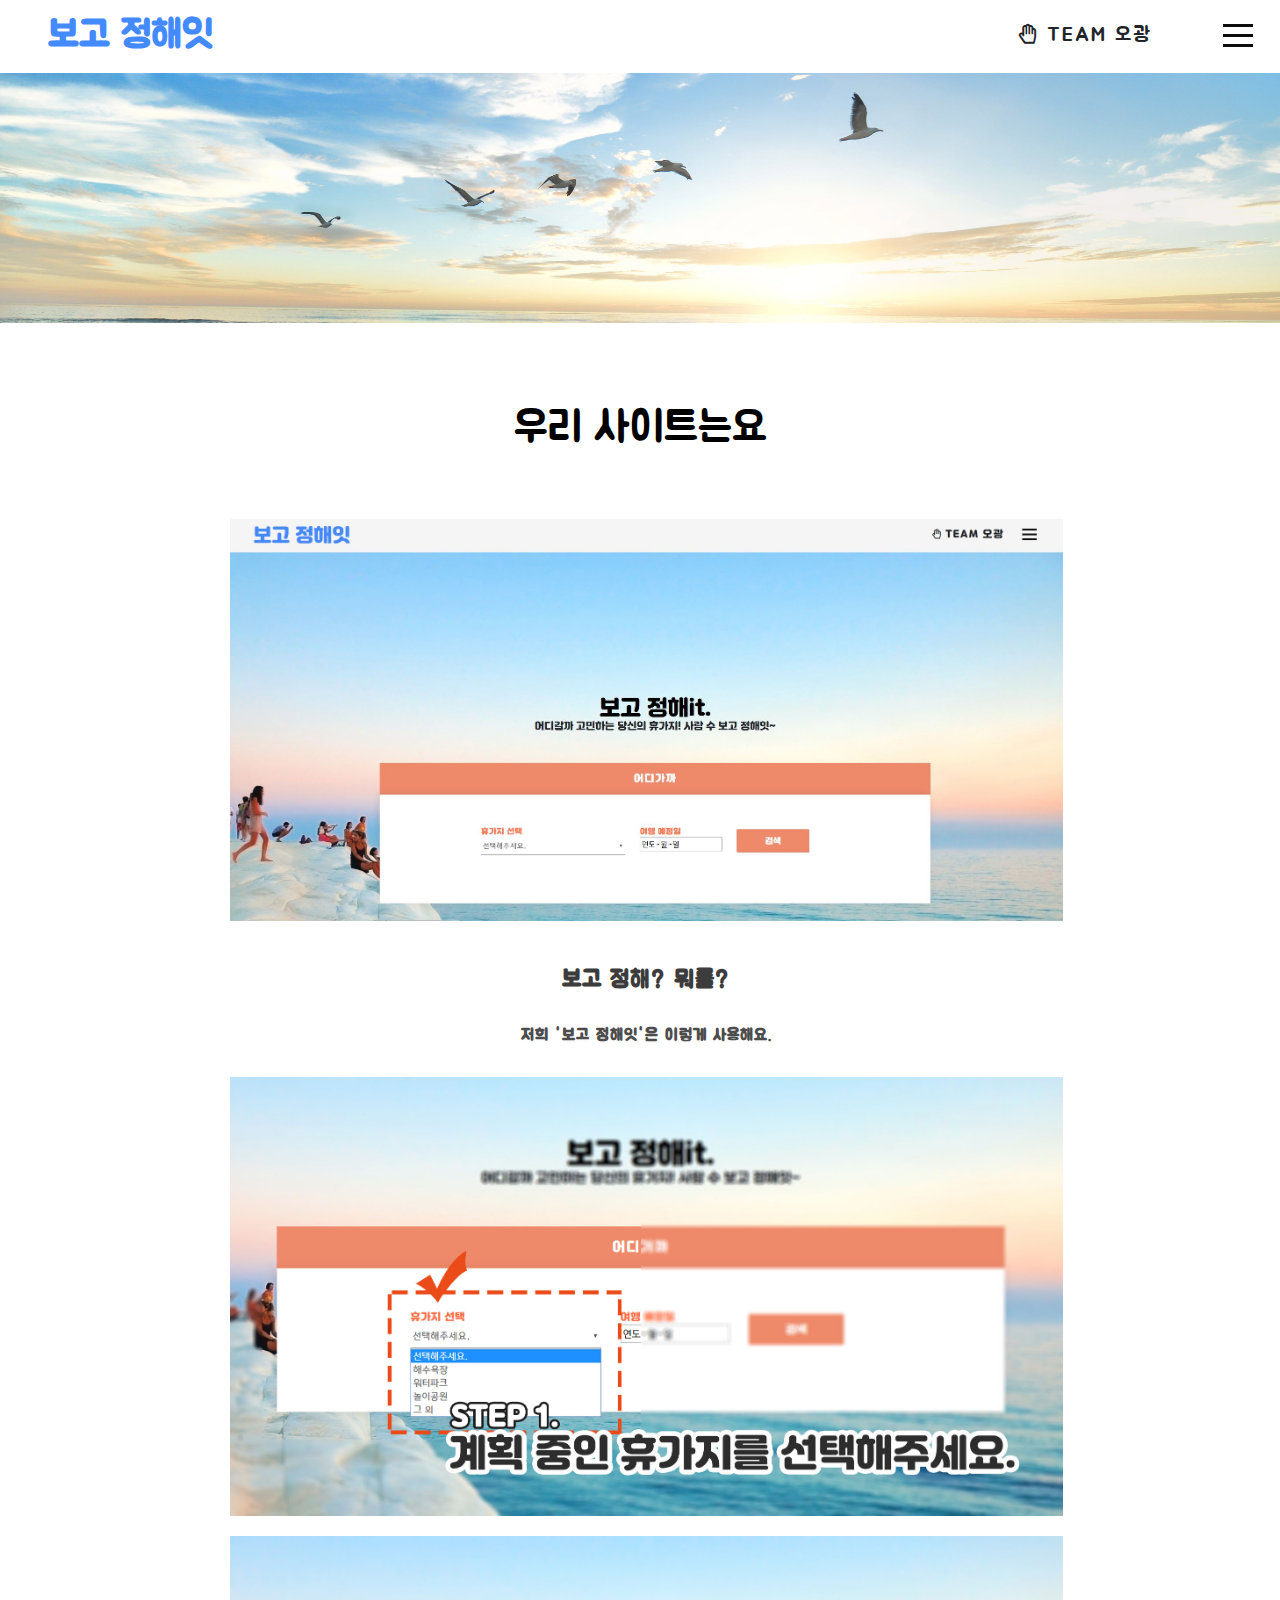
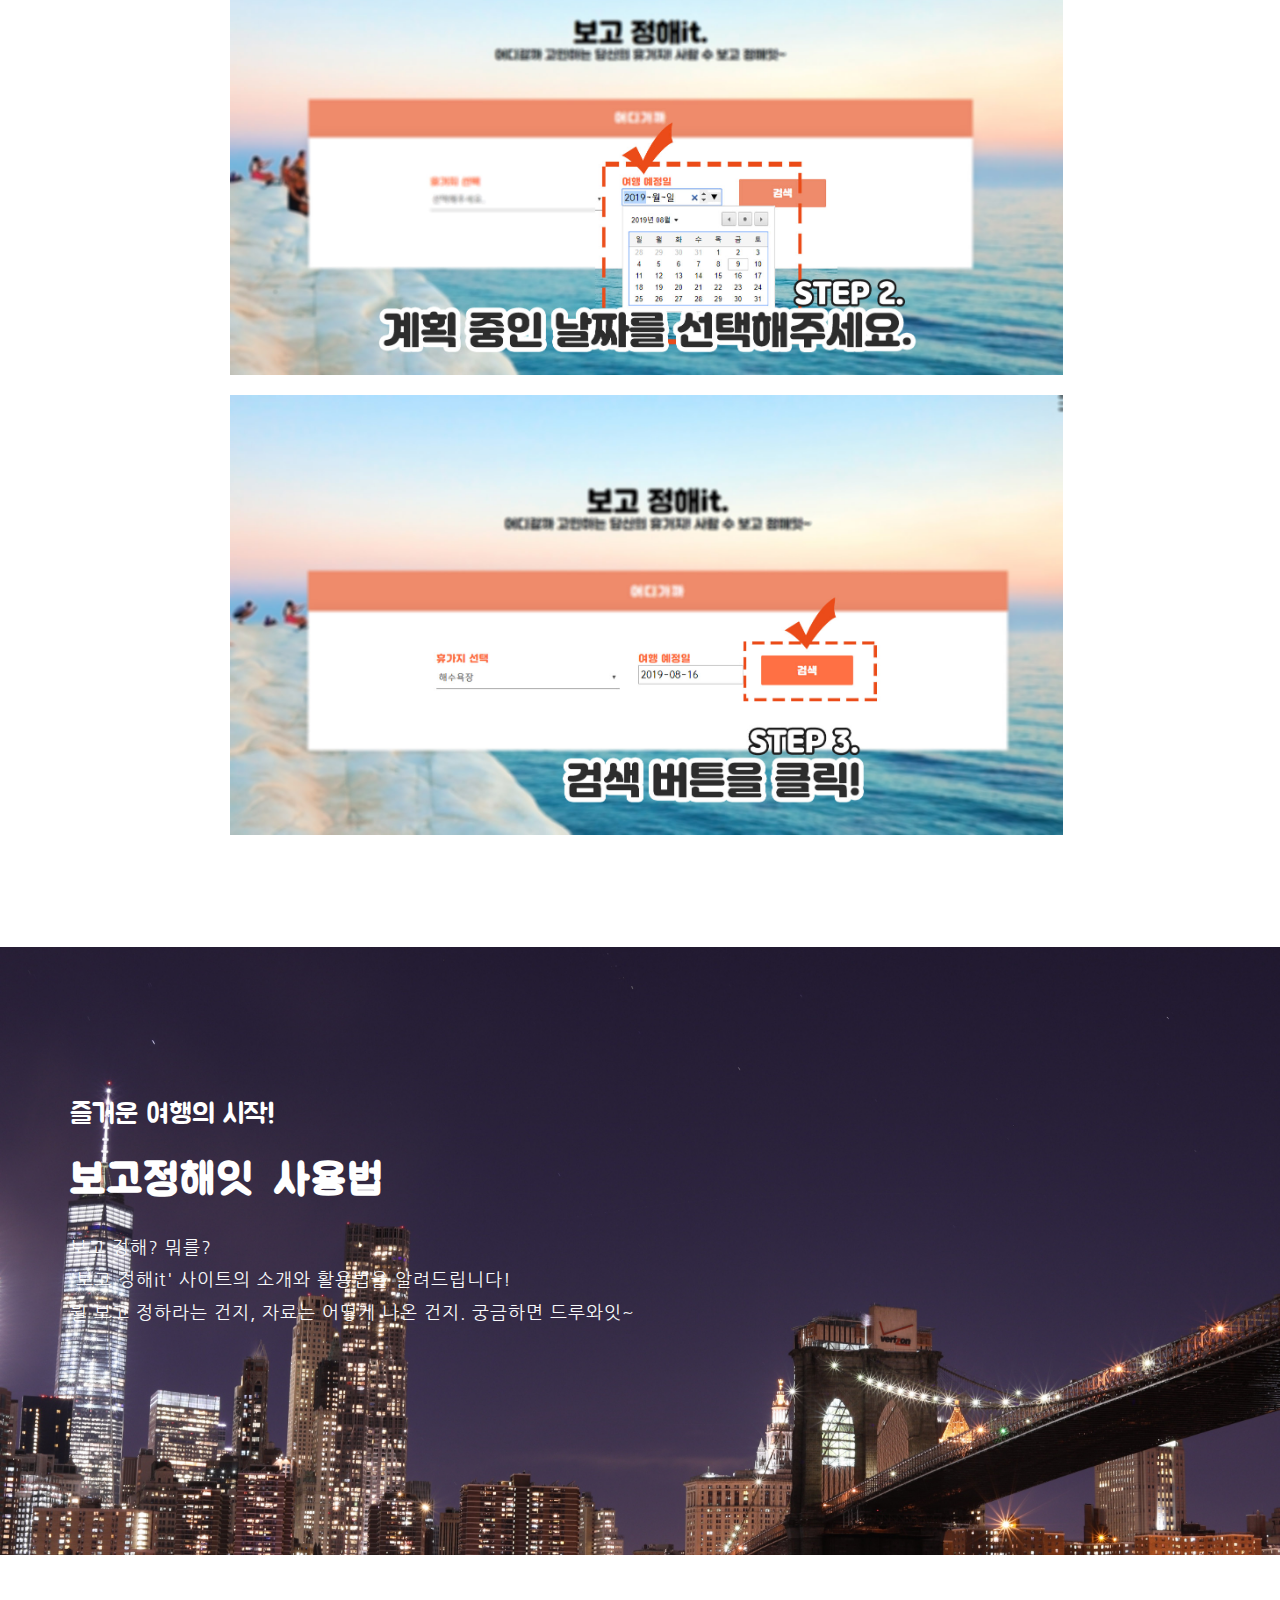
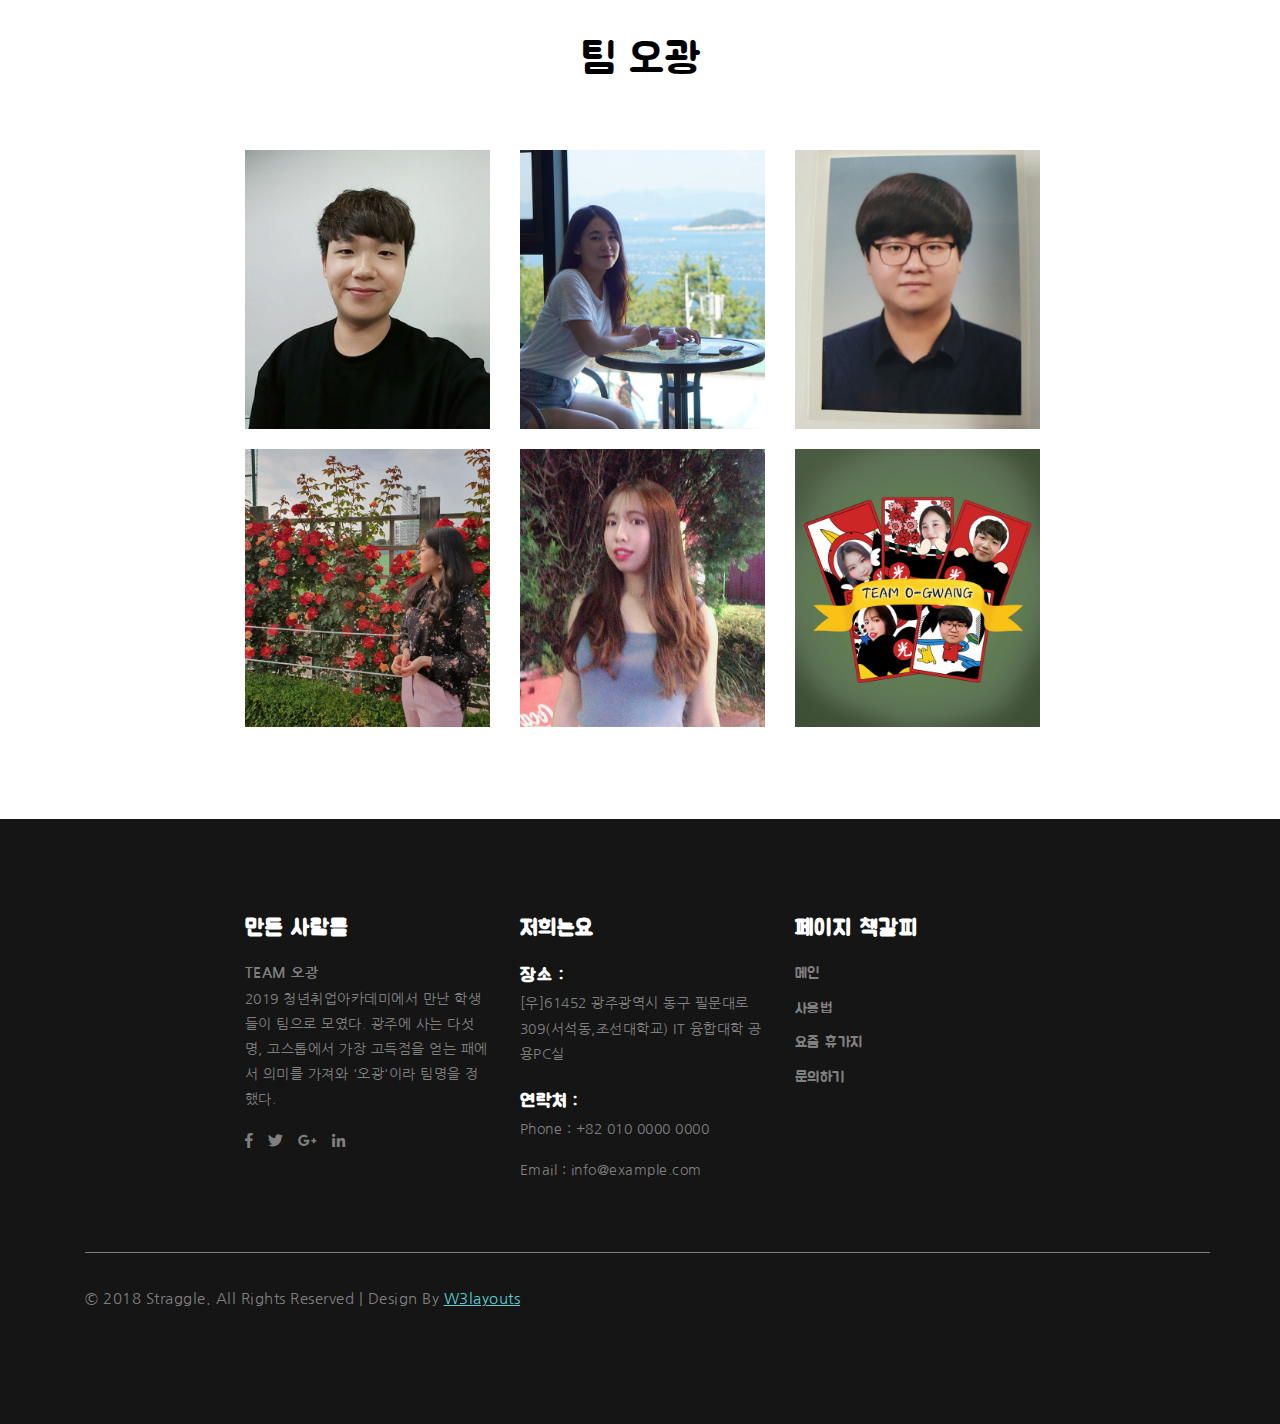
<file: BogoJH/WebContent/web/about.html>
<!--
	Author: W3layouts
	Author URL: http://w3layouts.com
	License: Creative Commons Attribution 3.0 Unported
	License URL: http://creativecommons.org/licenses/by/3.0/
-->
<!DOCTYPE html>
<html lang="en">
<!-- Head -->
<head>
<title>고민 하는 당신의 휴가지, 지금 보정! | 보고 정해잇</title>
<meta name="viewport" content="width=device-width, initial-scale=1">
<meta charset="utf-8">
<meta name="keywords"
	content="Straggle a Responsive web template, Bootstrap Web Templates, Flat Web Templates, Android Compatible web template, 
Smartphone Compatible web template, free webdesigns for Nokia, Samsung, LG, SonyEricsson, Motorola web design" />
<!-- menu -->
<link type="text/css" rel="stylesheet" href="css/cm-overlay.css" />
<!-- //menu -->
<link href="css/jquery.fatNav.css" rel="stylesheet" type="text/css">
<!-- custom css theme files -->
<link rel="stylesheet" href="css/bootstrap.css" type="text/css"
	media="all">
<link rel="stylesheet" href="css/font-awesome.css" />
<link rel="stylesheet" href="css/style.css" type="text/css" media="all">
<!-- //custom css theme files -->
<!-- google fonts -->
<link
	href="//fonts.googleapis.com/css?family=Open+Sans:300,300i,400,400i,600,600i,700,700i,800,800i&amp;subset=cyrillic,cyrillic-ext,greek,greek-ext,latin-ext,vietnamese"
	rel="stylesheet">
<link
	href="//fonts.googleapis.com/css?family=Montserrat:100,100i,200,200i,300,300i,400,400i,500,500i,600,600i,700,700i,800,800i,900,900i&amp;subset=cyrillic,cyrillic-ext,latin-ext,vietnamese"
	rel="stylesheet">
<link
	href="https://fonts.googleapis.com/css?family=Jua|Nanum+Gothic&display=swap"
	rel="stylesheet">
<!-- //google fonts -->
</head>
<!-- Body -->
<body>
	<!-- banner -->
	<header>
		<nav class="w3-navbar py-2">
			<div class="nav-top">
				<!-- Logo -->
				<div class="logo">
					<a href="index.html"> 보고 정해잇 </a>
				</div>
				<!-- Logo -->
				<div class="right">
					<div class="w3-socials">
						<li><i class="far fa-hand-paper"></i> TEAM 오광</li>
					</div>

				</div>
				<div class="clearfix"></div>
			</div>

			<!-- end container -->

		</nav>
	</header>
	<section class="w3l-banner-1">
		<div class="wthree-dot">
			<!-- nav -->
			<div class="w3layouts-nav-right">
				<div class="fat-nav">
					<div class="fat-nav__wrapper">
						<ul>
							<li><a href="index.html">메인</a></li>
							<li><a href="about.html">사용법</a></li>
							<li><a href="gallery.html">요즘 휴가지</a></li>
							<li><a href="contact.html">문의하기</a></li>
						</ul>
					</div>
				</div>
			</div>
			<!-- //nav -->
			<!-- //Header -->
		</div>
	</section>
	<!-- //banner -->
	<section class="banner_bottom py-md-5">
		<div class="container py-4 mt-2">
			<h3 class="w3ls-title text-uppercase text-center">우리 사이트는요</h3>
			<div class="inner_sec_info_wthree_agile mt-md-5 pt-3">
				<div class="row help_full">
					<div
						class="col-lg-6_banner-img banner_bottom_grid help about-div-img">
						<img src="images/main_capture.JPG" alt=" " class="about-img">
					</div>
					<div class="col-lg-6_banner-img banner_bottom_left about-div-img">
						<h4>보고 정해? 뭐를?</h4>
						<h6>저희 '보고 정해잇'은 이렇게 사용해요.</h6>
					</div>
					<div
						class="col-lg-6_banner-img banner_bottom_grid help about-div-img">
						<img src="images/howTo_1.jpg" alt=" " class="about-img"> <img
							src="images/howTo_2.jpg" alt=" " class="about-img"> <img
							src="images/howTo_3.jpg" alt=" " class="about-img">
					</div>
				</div>
			</div>
		</div>
	</section>
	<!--//ab-->
	<!-- slide -->
	<section class="slide-bg py-5">
		<div class="container py-md-4 mt-md-3">
			<div class="bg-pricemain mt-md-5 pt-3">
				<h3 class="agile-title text-uppercase text-white">즐거운 여행의 시작!</h3>
				<span class="w3-line"></span>
				<h5 class="agile-title text-capitalize pt-4">보고정해잇 사용법</h5>
				<p class="text-light py-4">
					보고 정해? 뭐를?<br> '보고 정해it' 사이트의 소개와 활용법을 알려드립니다! <br> 뭘 보고
					정하라는 건지, 자료는 어떻게 나온 건지. 궁금하면 드루와잇~
				</p>
			</div>
		</div>
	</section>
	<!-- //slide -->
	<!-- team -->
	<section class="team py-md-5">
		<div class="container py-4 mt-2">
			<h3 class="w3ls-title text-uppercase text-center">팀 오광</h3>
			<div class="row inner-sec-w3layouts-agileinfo mt-md-5 pt-3">
				<!-- 1번째 사람 -->
				<div class="col-md-3 col-sm-6 team-grids aos-init"
					data-aos="flip-left">
					<img src="images/inyeop.jpg" class="img-responsive" alt="">
					<div class="team-info">
						<div class="caption">
							<h4>이인엽</h4>
							<h6>Leader/Dev</h6>
							<h6></h6>
						</div>
						<div class="social-icons-section">
							<a class="fac" href="#"> <i class="fab fa-facebook-f"></i>
							</a> <a class="twitter" href="#"> <i class="fab fa-twitter"></i>
							</a> <a class="pinterest" href="#"> <i class="fab fa-pinterest-p"></i>
							</a>

						</div>

					</div>
				</div>
				<!-- 2번째 사람 -->
				<div class="col-md-3 col-sm-6 team-grids aos-init"
					data-aos="flip-right">
					<img src="images/juhyo.jpg" class="img-responsive" alt="">
					<div class="team-info">
						<div class="caption">
							<h4>김주효</h4>
							<h6>Web/JSP</h6>
						</div>
						<div class="social-icons-section">
							<a class="fac" href="#"> <i class="fab fa-facebook-f"></i>
							</a> <a class="twitter" href="#"> <i class="fab fa-twitter"></i>
							</a> <a class="pinterest" href="#"> <i class="fab fa-pinterest-p"></i>
							</a>

						</div>
					</div>
				</div>
				<!-- 3번째 사람 -->
				<div class="col-md-3 col-sm-6 team-grids aos-init"
					data-aos="flip-left">
					<img src="images/donghwan.jpg" class="img-responsive" alt="">
					<div class="team-info">
						<div class="caption">
							<h4>신동환</h4>
							<h6>MachineLearning</h6>
						</div>
						<div class="social-icons-section">
							<a class="fac" href="#"> <i class="fab fa-facebook-f"></i>
							</a> <a class="twitter" href="#"> <i class="fab fa-twitter"></i>
							</a> <a class="pinterest" href="#"> <i class="fab fa-pinterest-p"></i>
							</a>
						</div>
					</div>
				</div>
				<br>
				<!-- 4번째 사람 -->
				<div class="col-md-3 col-sm-6 team-grids aos-init"
					data-aos="flip-right">
					<img src="images/soyoung.jpg" class="img-responsive" alt="">
					<div class="team-info">
						<div class="caption">
							<h4>윤소영</h4>
							<h6>Web/Design</h6>
						</div>
						<div class="social-icons-section">
							<a class="fac" href="#"> <i class="fab fa-facebook-f"></i>
							</a> <a class="twitter" href="#"> <i class="fab fa-twitter"></i>
							</a> <a class="pinterest" href="#"> <i class="fab fa-pinterest-p"></i>
							</a>

						</div>
					</div>
				</div>
				<!-- 5번째 사람 -->
				<div class="col-md-3 col-sm-6 team-grids aos-init"
					data-aos="flip-right">
					<img src="images/jimin_1.jpg" class="img-responsive" alt="">
					<div class="team-info">
						<div class="caption">
							<h4>임지민</h4>
							<h6>Web/Design</h6>
						</div>
						<div class="social-icons-section">
							<a class="fac" href="#"> <i class="fab fa-facebook-f"></i>
							</a> <a class="twitter" href="#"> <i class="fab fa-twitter"></i>
							</a> <a class="pinterest" href="#"> <i class="fab fa-pinterest-p"></i>
							</a>

						</div>
					</div>
				</div>
				<!-- 팀 -->
				<div class="col-md-3 col-sm-6 team-grids aos-init"
					data-aos="flip-right">
					<img src="images/teamO-Gwang.jpg" class="img-responsive" alt="">
					<div class="team-info">
						<div class="caption">
							<h4>TEAM</h4>
							<h6>오광</h6>
						</div>
					</div>
				</div>
			</div>
		</div>
	</section>
	<!-- //team -->

	<!--footer -->
	<footer>
		<section class="footer footer_w3layouts_section_1its py-md-5">
			<div class="container py-5">
				<div class="row footer-top">
					<div class="col-lg-3 footer-grid_section_1its_w3">
						<div class="footer-title">
							<h3>만든 사람들</h3>
						</div>
						<div class="footer-text">
							<p>
								<b>TEAM 오광</b> <br> 2019 청년취업아카데미에서 만난 학생들이 팀으로 모였다. 광주에 사는
								다섯명, 고스톱에서 가장 고득점을 얻는 패에서 의미를 가져와 '오광'이라 팀명을 정했다.
							</p>
							<ul class="social_section_1info">
								<li><a href="#"><i class="fab fa-facebook-f"></i></a></li>
								<li><a href="#"><i class="fab fa-twitter"></i></a></li>
								<li><a href="#"><i class="fab fa-google-plus-g"></i></i></a></li>
								<li><a href="#"><i class="fab fa-linkedin-in"></i></i></a></li>
							</ul>
						</div>
					</div>
					<div class="col-lg-3 footer-grid_section_1its_w3">
						<div class="footer-title">
							<h3>저희는요</h3>
						</div>
						<div class="contact-info">
							<h4>장소 :</h4>
							<p>[우]61452 광주광역시 동구 필문대로 309(서석동,조선대학교) IT 융합대학 공용PC실</p>
							<div class="phone">
								<h4>연락처 :</h4>
								<p>Phone : +82 010 0000 0000</p>
								<p>
									Email : <a href="mailto:info@example.com">info@example.com</a>
								</p>
							</div>
						</div>
					</div>
					<div class="col-lg-2 footer-grid_section_1its_w3">
						<div class="footer-title">
							<h3>페이지 책갈피</h3>
						</div>
						<ul class="links">
							<li><a href="index.html">메인</a></li>
							<li><a href="about.html">사용법</a></li>
							<li><a href="gallery.html">요즘 휴가지</a></li>
							<li><a href="contact.html">문의하기</a></li>
						</ul>
					</div>

				</div>
				<div class="copyright">
					<p>
						© 2018 Straggle. All Rights Reserved | Design by <a
							href="http://w3layouts.com/">W3layouts</a>
					</p>
				</div>
			</div>
		</section>
	</footer>
	<!-- //footer -->
	<!-- Default-JavaScript-File -->
	<script type="text/javascript" src="js/jquery-2.2.3.min.js"></script>
	<script type="text/javascript" src="js/bootstrap.js"></script>
	<!-- //Default-JavaScript-File -->
	<!--menu script-->
	<script type="text/javascript" src="js/modernizr-2.6.2.min.js"></script>
	<script src="js/jquery.fatNav.js"></script>
	<script>
		(function() {

			$.fatNav();

		}());
	</script>

</body>
<!-- //Body -->
</html>
</file>
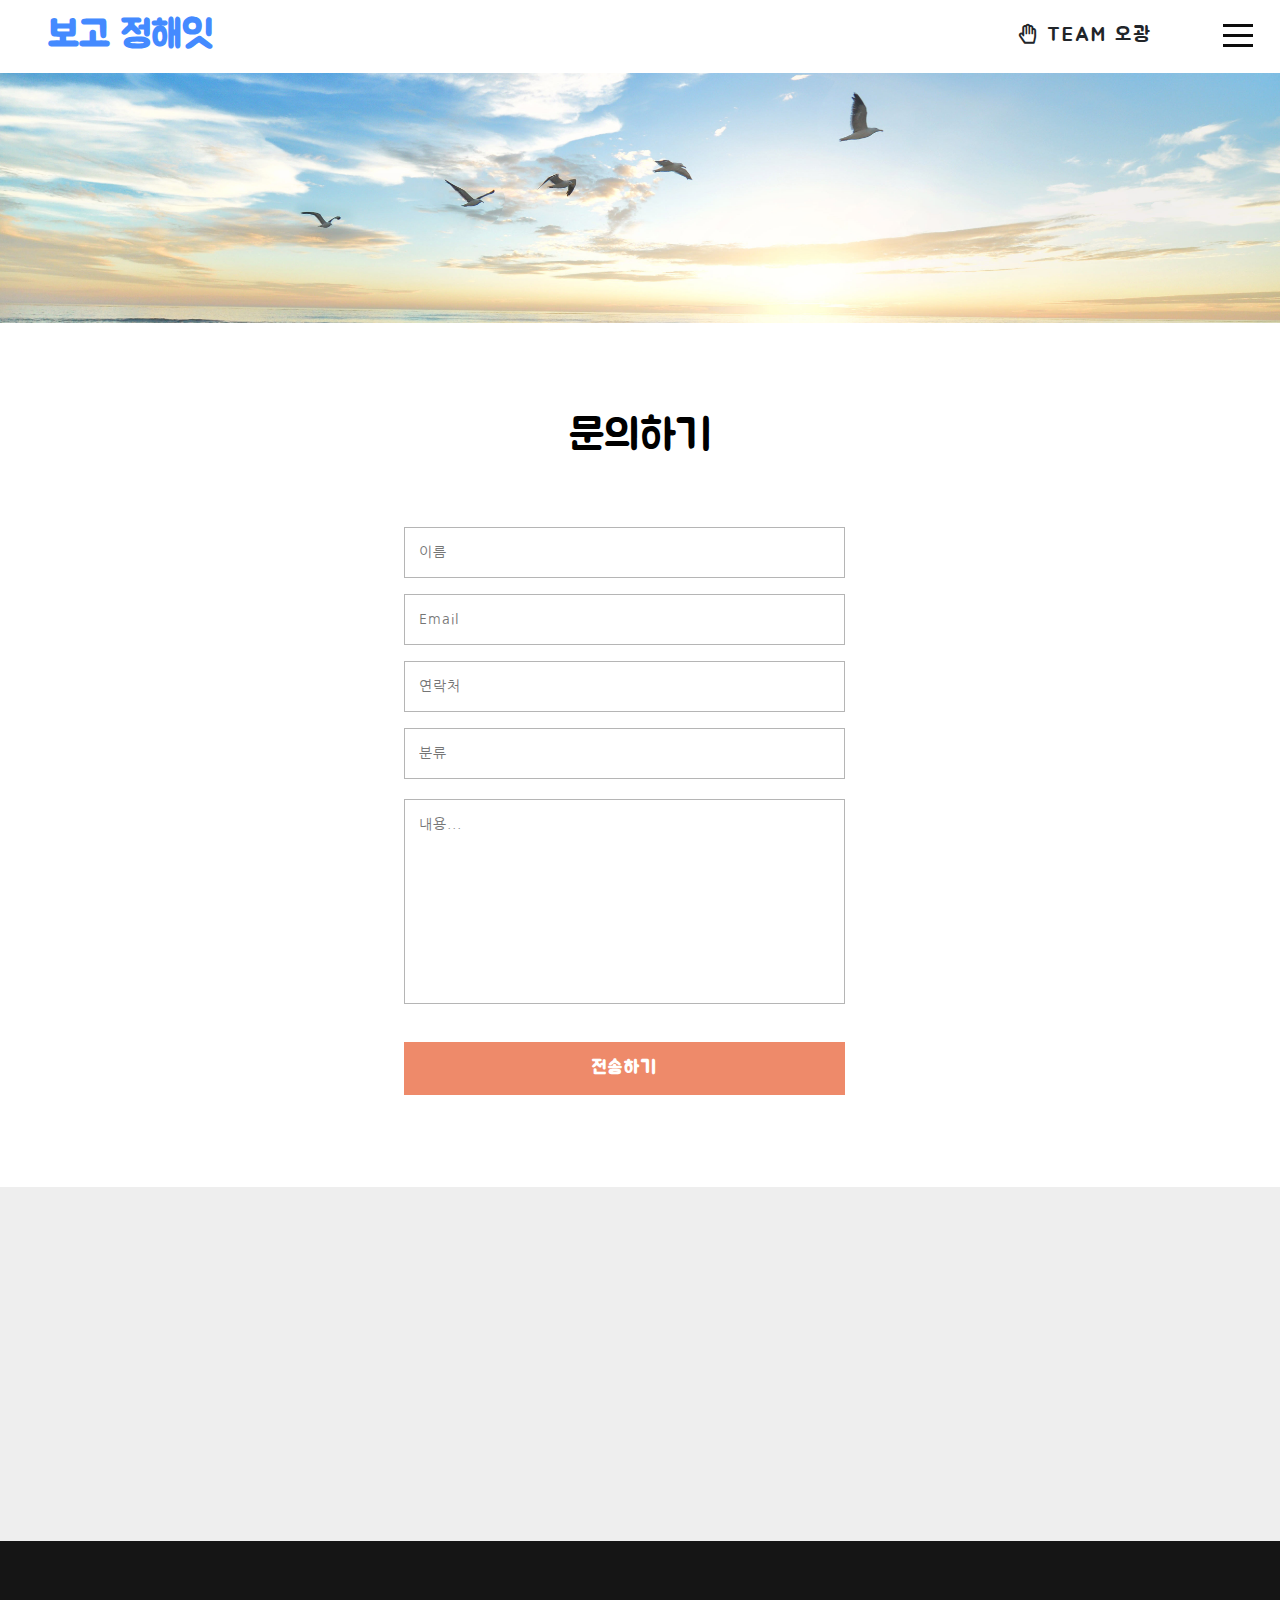
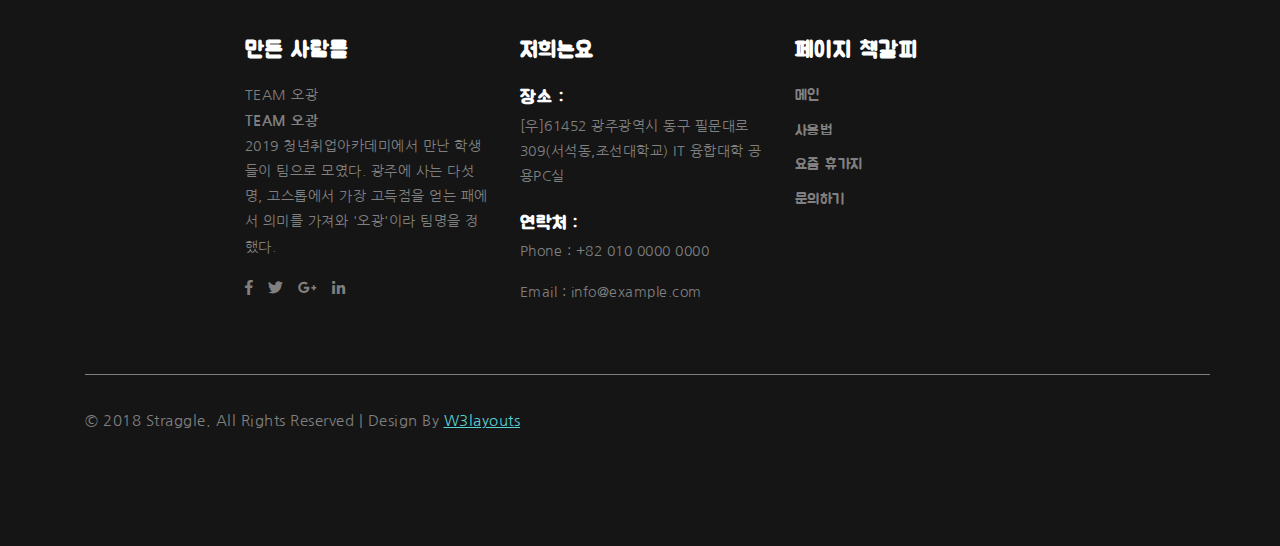
<file: BogoJH/WebContent/web/contact.html>
<!--
	Author: W3layouts
	Author URL: http://w3layouts.com
	License: Creative Commons Attribution 3.0 Unported
	License URL: http://creativecommons.org/licenses/by/3.0/
-->
<!DOCTYPE html>
<html lang="en">
<!-- Head -->
<head>
<title>고민 하는 당신의 휴가지, 지금 보정! | 보고 정해잇</title>
<meta name="viewport" content="width=device-width, initial-scale=1">
<meta charset="utf-8">
<meta name="keywords"
	content="Straggle a Responsive web template, Bootstrap Web Templates, Flat Web Templates, Android Compatible web template, 
Smartphone Compatible web template, free webdesigns for Nokia, Samsung, LG, SonyEricsson, Motorola web design" />
<!-- menu -->
<link type="text/css" rel="stylesheet" href="css/cm-overlay.css" />
<!-- //menu -->
<link href="css/jquery.fatNav.css" rel="stylesheet" type="text/css">
<!-- custom css theme files -->
<link rel="stylesheet" href="css/bootstrap.css" type="text/css"
	media="all">
<link rel="stylesheet" href="css/font-awesome.css" />
<link rel="stylesheet" href="css/style.css" type="text/css" media="all">
<!-- //custom css theme files -->
<!-- google fonts -->
<link
	href="//fonts.googleapis.com/css?family=Open+Sans:300,300i,400,400i,600,600i,700,700i,800,800i&amp;subset=cyrillic,cyrillic-ext,greek,greek-ext,latin-ext,vietnamese"
	rel="stylesheet">
<link
	href="//fonts.googleapis.com/css?family=Montserrat:100,100i,200,200i,300,300i,400,400i,500,500i,600,600i,700,700i,800,800i,900,900i&amp;subset=cyrillic,cyrillic-ext,latin-ext,vietnamese"
	rel="stylesheet">
<link
	href="https://fonts.googleapis.com/css?family=Jua|Nanum+Gothic&display=swap"
	rel="stylesheet">
<!-- //google fonts -->
</head>
<!-- Body -->
<body>
	<!-- banner -->
	<header>
		<nav class="w3-navbar py-2">
			<div class="nav-top">
				<!-- Logo -->
				<div class="logo">
					<a href="index.html"> 보고 정해잇 </a>
				</div>
				<!-- Logo -->
				<div class="right">
					<div class="w3-socials">
						<li><i class="far fa-hand-paper"></i> TEAM 오광</li>
					</div>

				</div>
				<div class="clearfix"></div>
			</div>

			<!-- end container -->

		</nav>
	</header>
	<div class="w3l-banner-1">
		<div class="wthree-dot">
			<!-- nav -->
			<div class="w3layouts-nav-right">
				<div class="fat-nav">
					<div class="fat-nav__wrapper">
						<ul>
							<li><a href="index.html">메인</a></li>
							<li><a href="about.html">사용법</a></li>
							<li><a href="gallery.html">요즘 휴가지</a></li>
							<li><a href="contact.html">문의하기</a></li>
						</ul>
					</div>
				</div>
			</div>
			<!-- //nav -->
			<!-- //Header -->
		</div>
	</div>
	<!-- //banner -->
	<!-- contact -->
	<section class="contact-innpage py-5">
		<div class="container py-md-4 mt-md-3">
			<h3 class="w3ls-title text-uppercase text-center">문의하기</h3>
			<form action="#" method="post">
				<div class="row-contact mail_grid_w3l mt-md-5 pt-3">

					<div class="col-md-6 contact_left_grid">
						<div class="contact-fields-w3ls">
							<input type="text" name="Name" placeholder="이름" required="">
						</div>
						<div class="contact-fields-w3ls">
							<input type="email" name="Email" placeholder="Email" required="">
						</div>
						<div class="contact-fields-w3ls">
							<input type="text" name="Telephone" placeholder="연락처" required="">
						</div>
						<div class="contact-fields-w3ls">
							<input type="text" name="Subject" placeholder="분류" required="">
						</div>
					</div>
					<div class="col-md-6 contact_left_grid rgt_gd">
						<div class="contact-fields-w3ls">
							<textarea name="Message" placeholder="내용..." required=""></textarea>
						</div>
						<input type="submit" value="전송하기">
					</div>

				</div>
			</form>
		</div>
	</section>
	<!-- //contact -->
	<section class="map-section">
		<iframe
			src="https://www.google.com/maps/embed?pb=!1m18!1m12!1m3!1d387193.30591910525!2d-74.25986432970718!3d40.697149422113014!2m3!1f0!2f0!3f0!3m2!1i1024!2i768!4f13.1!3m3!1m2!1s0x89c24fa5d33f083b%3A0xc80b8f06e177fe62!2sNew+York%2C+NY%2C+USA!5e0!3m2!1sen!2sin!4v1521710297542"></iframe>
	</section>

	<!--footer -->
	<footer>
		<section class="footer footer_w3layouts_section_1its py-md-5">
			<div class="container py-5">
				<div class="row footer-top">
					<div class="col-lg-3 footer-grid_section_1its_w3">
						<div class="footer-title">
							<h3>만든 사람들</h3>
						</div>
						<div class="footer-text">
							<p>
								TEAM 오광 <br> <b>TEAM 오광</b> <br> 2019 청년취업아카데미에서 만난
								학생들이 팀으로 모였다. 광주에 사는 다섯명, 고스톱에서 가장 고득점을 얻는 패에서 의미를 가져와 '오광'이라
								팀명을 정했다.
							</p>
							<ul class="social_section_1info">
								<li><a href="#"><i class="fab fa-facebook-f"></i></a></li>
								<li><a href="#"><i class="fab fa-twitter"></i></a></li>
								<li><a href="#"><i class="fab fa-google-plus-g"></i></i></a></li>
								<li><a href="#"><i class="fab fa-linkedin-in"></i></i></a></li>
							</ul>
						</div>
					</div>
					<div class="col-lg-3 footer-grid_section_1its_w3">
						<div class="footer-title">
							<h3>저희는요</h3>
						</div>
						<div class="contact-info">
							<h4>장소 :</h4>
							<p>[우]61452 광주광역시 동구 필문대로 309(서석동,조선대학교) IT 융합대학 공용PC실</p>
							<div class="phone">
								<h4>연락처 :</h4>
								<p>Phone : +82 010 0000 0000</p>
								<p>
									Email : <a href="mailto:info@example.com">info@example.com</a>
								</p>
							</div>
						</div>
					</div>
					<div class="col-lg-2 footer-grid_section_1its_w3">
						<div class="footer-title">
							<h3>페이지 책갈피</h3>
						</div>
						<ul class="links">
							<li><a href="index.html">메인</a></li>
							<li><a href="about.html">사용법</a></li>
							<li><a href="gallery.html">요즘 휴가지</a></li>
							<li><a href="contact.html">문의하기</a></li>
						</ul>
					</div>

				</div>
				<div class="copyright">
					<p>
						© 2018 Straggle. All Rights Reserved | Design by <a
							href="http://w3layouts.com/">W3layouts</a>
					</p>
				</div>
			</div>
		</section>
	</footer>
	<!-- //footer -->
	<!-- Default-JavaScript-File -->
	<script type="text/javascript" src="js/jquery-2.2.3.min.js"></script>
	<script type="text/javascript" src="js/bootstrap.js"></script>
	<!-- //Default-JavaScript-File -->
	<!--menu script-->
	<script type="text/javascript" src="js/modernizr-2.6.2.min.js"></script>
	<script src="js/jquery.fatNav.js"></script>
	<script>
		(function() {

			$.fatNav();

		}());
	</script>

</body>
<!-- //Body -->
</html>
</file>
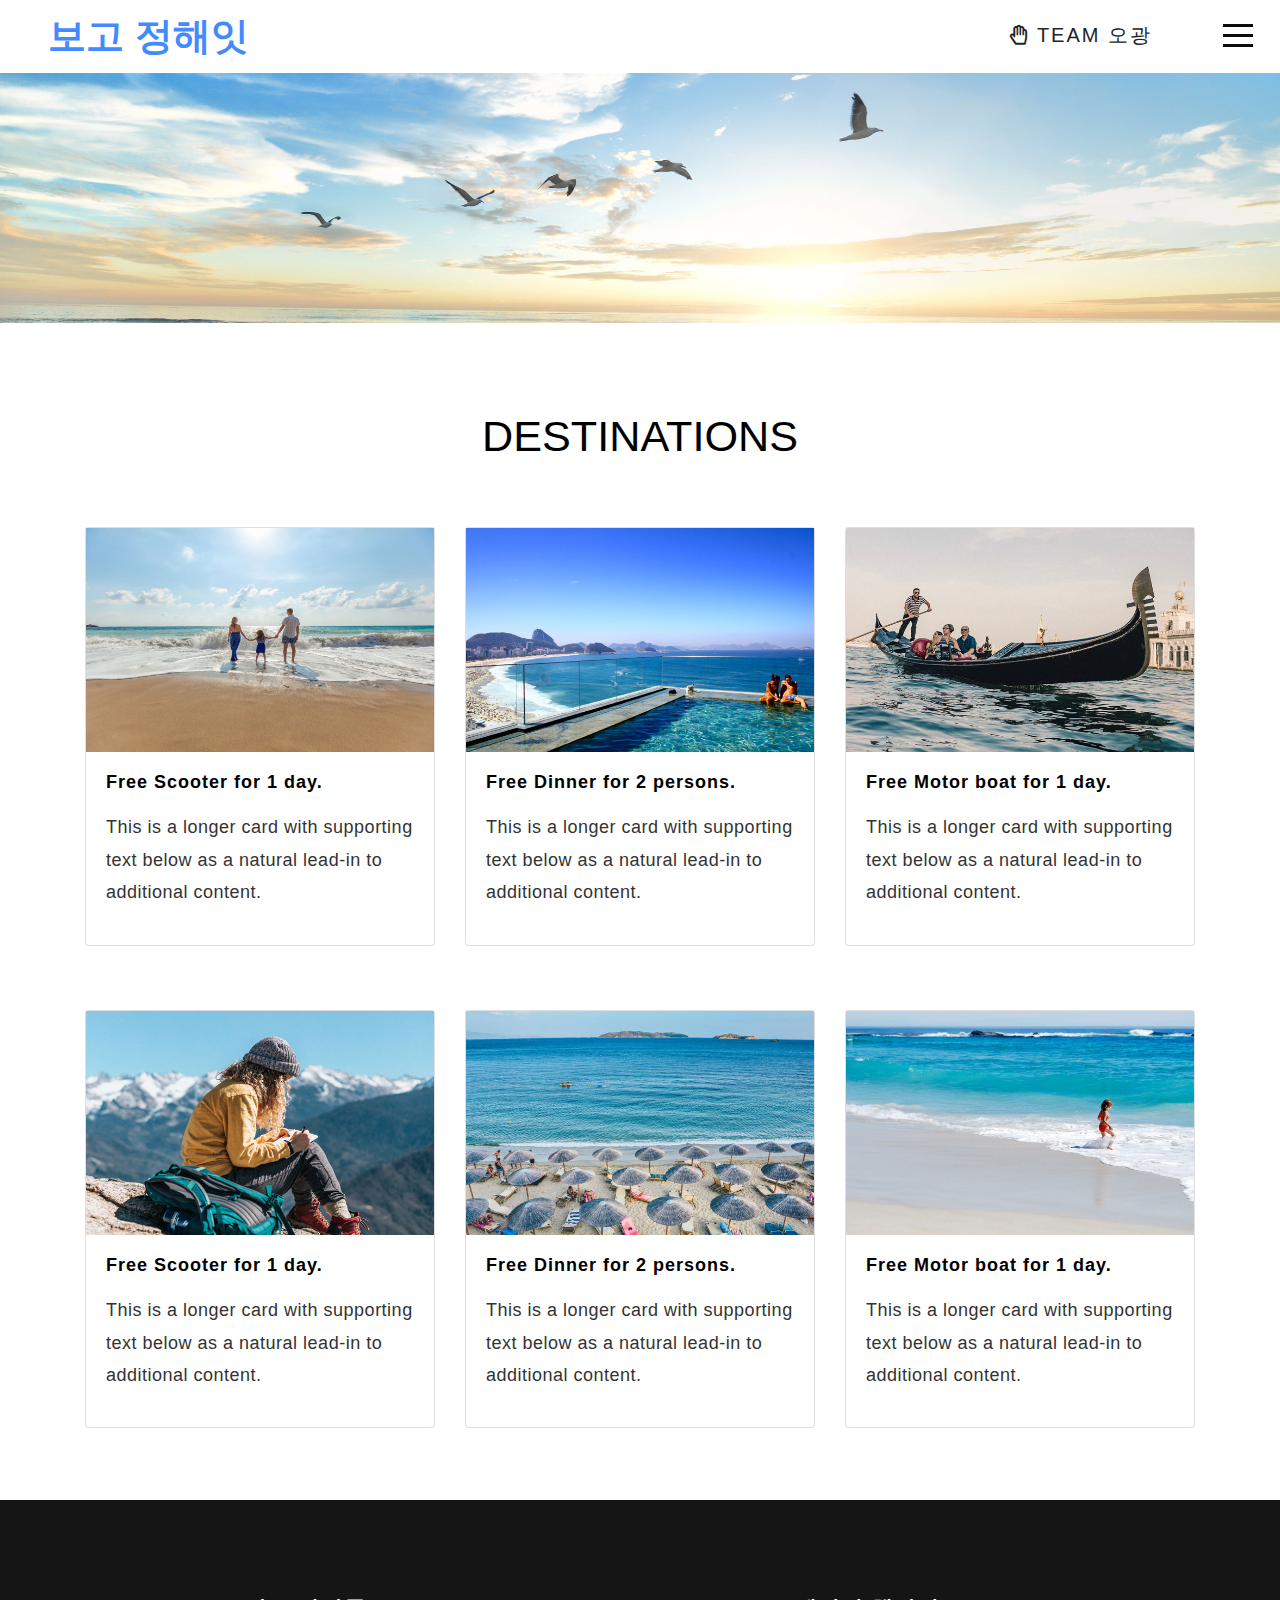
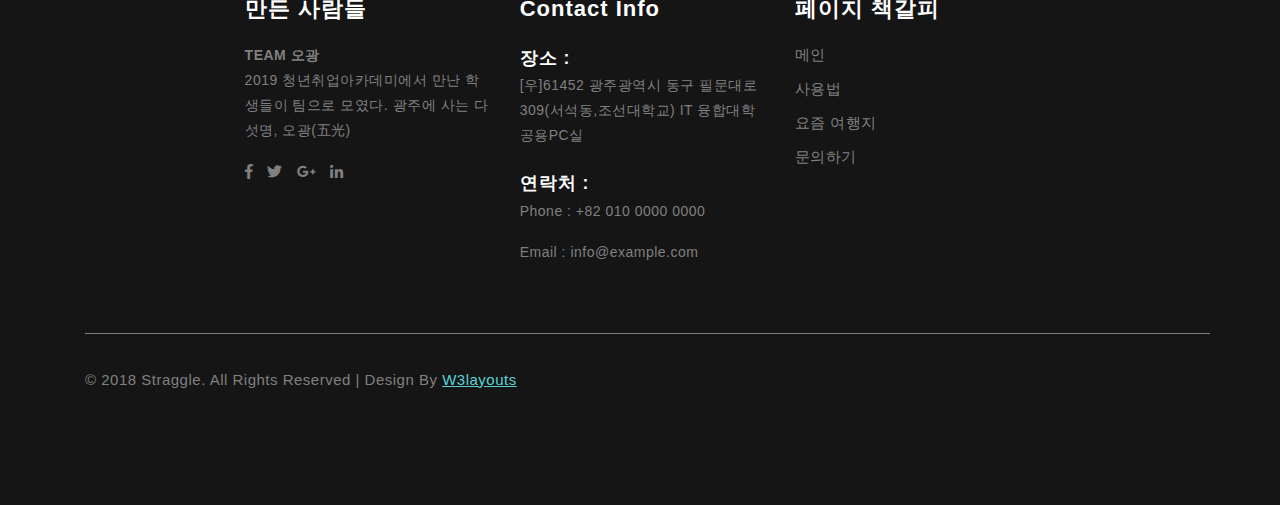
<file: BogoJH/WebContent/web/destinations.html>
<!--
	Author: W3layouts
	Author URL: http://w3layouts.com
	License: Creative Commons Attribution 3.0 Unported
	License URL: http://creativecommons.org/licenses/by/3.0/
-->
<!DOCTYPE html>
<html lang="en">
<!-- Head -->
<head>
<title>고민 하는 당신의 휴가지, 지금 보정! | 보고 정해잇</title>
<meta name="viewport" content="width=device-width, initial-scale=1">
<meta charset="utf-8">
<meta name="keywords"
	content="Straggle a Responsive web template, Bootstrap Web Templates, Flat Web Templates, Android Compatible web template, 
Smartphone Compatible web template, free webdesigns for Nokia, Samsung, LG, SonyEricsson, Motorola web design" />
<!-- menu -->
<link type="text/css" rel="stylesheet" href="css/cm-overlay.css" />
<!-- //menu -->
<link href="css/jquery.fatNav.css" rel="stylesheet" type="text/css">
<!-- custom css theme files -->
<link rel="stylesheet" href="css/bootstrap.css" type="text/css"
	media="all">
<link rel="stylesheet" href="css/font-awesome.css" />
<link rel="stylesheet" href="css/style.css" type="text/css" media="all">
<!-- //custom css theme files -->
<!-- google fonts -->
<link
	href="//fonts.googleapis.com/css?family=Open+Sans:300,300i,400,400i,600,600i,700,700i,800,800i&amp;subset=cyrillic,cyrillic-ext,greek,greek-ext,latin-ext,vietnamese"
	rel="stylesheet">
<link
	href="//fonts.googleapis.com/css?family=Montserrat:100,100i,200,200i,300,300i,400,400i,500,500i,600,600i,700,700i,800,800i,900,900i&amp;subset=cyrillic,cyrillic-ext,latin-ext,vietnamese"
	rel="stylesheet">
<!-- //google fonts -->
</head>
<!-- Body -->
<body>
	<!-- banner -->
	<header>
		<nav class="w3-navbar py-2">
			<div class="nav-top">
				<!-- Logo -->
				<div class="logo">
					<a href="index.html"> 보고 정해잇 </a>
				</div>
				<!-- Logo -->
				<div class="right">
					<div class="w3-socials">
						<li><i class="far fa-hand-paper"></i> TEAM 오광</li>
					</div>

				</div>
				<div class="clearfix"></div>
			</div>

			<!-- end container -->

		</nav>
	</header>
	<div class="w3l-banner-1">
		<div class="wthree-dot">
			<!-- nav -->
			<div class="w3layouts-nav-right">
				<div class="fat-nav">
					<div class="fat-nav__wrapper">
						<ul>
							<li><a href="index.html">Home</a></li>
							<li><a href="about.html">About</a></li>
							<li><a href="gallery.html">Gallery</a></li>
							<li><a href="contact.html">Contact</a></li>
						</ul>
					</div>
				</div>
			</div>
			<!-- //nav -->
			<!-- //Header -->
		</div>
	</div>
	<!-- //banner -->

	<!-- promotions -->

	<!-- 기존꺼 -->
	<section class="wthree-row w3-about  py-5">
		<div class="container py-md-4 mt-md-3">
			<h3 class="w3ls-title text-uppercase text-center">Destinations</h3>
			<div class="card-deck mt-md-5 pt-3">
				<div class="card">
					<img src="images/g1.jpg" class="img-fluid" alt="Card image cap">
					<div class="card-body w3ls-card">
						<h5 class="card-title">Free Scooter for 1 day.</h5>
						<p class="card-text mb-3 ">This is a longer card with
							supporting text below as a natural lead-in to additional content.</p>

					</div>
				</div>
				<div class="card">
					<img src="images/g2.jpg" class="img-fluid" alt="Card image cap">
					<div class="card-body w3ls-card">
						<h5 class="card-title">Free Dinner for 2 persons.</h5>
						<p class="card-text mb-3 ">This is a longer card with
							supporting text below as a natural lead-in to additional content.</p>

					</div>
				</div>
				<div class="card">
					<img src="images/g3.jpg" class="img-fluid" alt="Card image cap">
					<div class="card-body w3ls-card">
						<h5 class="card-title">Free Motor boat for 1 day.</h5>
						<p class="card-text mb-3 ">This is a longer card with
							supporting text below as a natural lead-in to additional content.</p>

					</div>
				</div>
			</div>
			<div class="card-deck mt-md-5 pt-3">
				<div class="card">
					<img src="images/g4.jpg" class="img-fluid" alt="Card image cap">
					<div class="card-body w3ls-card">
						<h5 class="card-title">Free Scooter for 1 day.</h5>
						<p class="card-text mb-3 ">This is a longer card with
							supporting text below as a natural lead-in to additional content.</p>

					</div>
				</div>
				<div class="card">
					<img src="images/g5.jpg" class="img-fluid" alt="Card image cap">
					<div class="card-body w3ls-card">
						<h5 class="card-title">Free Dinner for 2 persons.</h5>
						<p class="card-text mb-3 ">This is a longer card with
							supporting text below as a natural lead-in to additional content.</p>

					</div>
				</div>
				<div class="card">
					<img src="images/g6.jpg" class="img-fluid" alt="Card image cap">
					<div class="card-body w3ls-card">
						<h5 class="card-title">Free Motor boat for 1 day.</h5>
						<p class="card-text mb-3 ">This is a longer card with
							supporting text below as a natural lead-in to additional content.</p>

					</div>
				</div>
			</div>
		</div>
	</section>
	<!-- 기존꺼 끝 -->
	<!-- //promotions -->

	<!--footer -->
	<footer>
		<section class="footer footer_w3layouts_section_1its py-md-5">
			<div class="container py-5">
				<div class="row footer-top">
					<div class="col-lg-3 footer-grid_section_1its_w3">
						<div class="footer-title">
							<h3>만든 사람들</h3>
						</div>
						<div class="footer-text">
							<p><b>TEAM 오광</b> <br>
							2019 청년취업아카데미에서 만난 학생들이 팀으로 모였다.
							광주에 사는 다섯명, 오광(五光)
							
							</p>
							<ul class="social_section_1info">
								<li><a href="#"><i class="fab fa-facebook-f"></i></a></li>
								<li><a href="#"><i class="fab fa-twitter"></i></a></li>
								<li><a href="#"><i class="fab fa-google-plus-g"></i></i></a></li>
								<li><a href="#"><i class="fab fa-linkedin-in"></i></i></a></li>
							</ul>
						</div>
					</div>
					<div class="col-lg-3 footer-grid_section_1its_w3">
						<div class="footer-title">
							<h3>Contact Info</h3>
						</div>
						<div class="contact-info">
							<h4>장소 :</h4>
							<p>[우]61452 광주광역시 동구 필문대로 309(서석동,조선대학교) IT 융합대학 공용PC실</p>
							<div class="phone">
								<h4>연락처 :</h4>
								<p>Phone : +82 010 0000 0000</p>
								<p>
									Email : <a href="mailto:info@example.com">info@example.com</a>
								</p>
							</div>
						</div>
					</div>
					<div class="col-lg-2 footer-grid_section_1its_w3">
						<div class="footer-title">
							<h3>페이지 책갈피</h3>
						</div>
						<ul class="links">
							<li><a href="index.html">메인</a></li>
							<li><a href="about.html">사용법</a></li>
							<li><a href="gallery.html">요즘 여행지</a></li>
							<li><a href="contact.html">문의하기</a></li>
						</ul>
					</div>
					
				</div>
				<div class="copyright">
					<p>
						© 2018 Straggle. All Rights Reserved | Design by <a
							href="http://w3layouts.com/">W3layouts</a>
					</p>
				</div>
			</div>
		</section>
	</footer>
	<!-- //footer -->
	<!-- Default-JavaScript-File -->
	<script type="text/javascript" src="js/jquery-2.2.3.min.js"></script>
	<script type="text/javascript" src="js/bootstrap.js"></script>
	<!-- //Default-JavaScript-File -->
	<!--menu script-->
	<script type="text/javascript" src="js/modernizr-2.6.2.min.js"></script>
	<script src="js/jquery.fatNav.js"></script>
	<script>
		(function() {

			$.fatNav();

		}());
	</script>

</body>
<!-- //Body -->
</html>
</file>
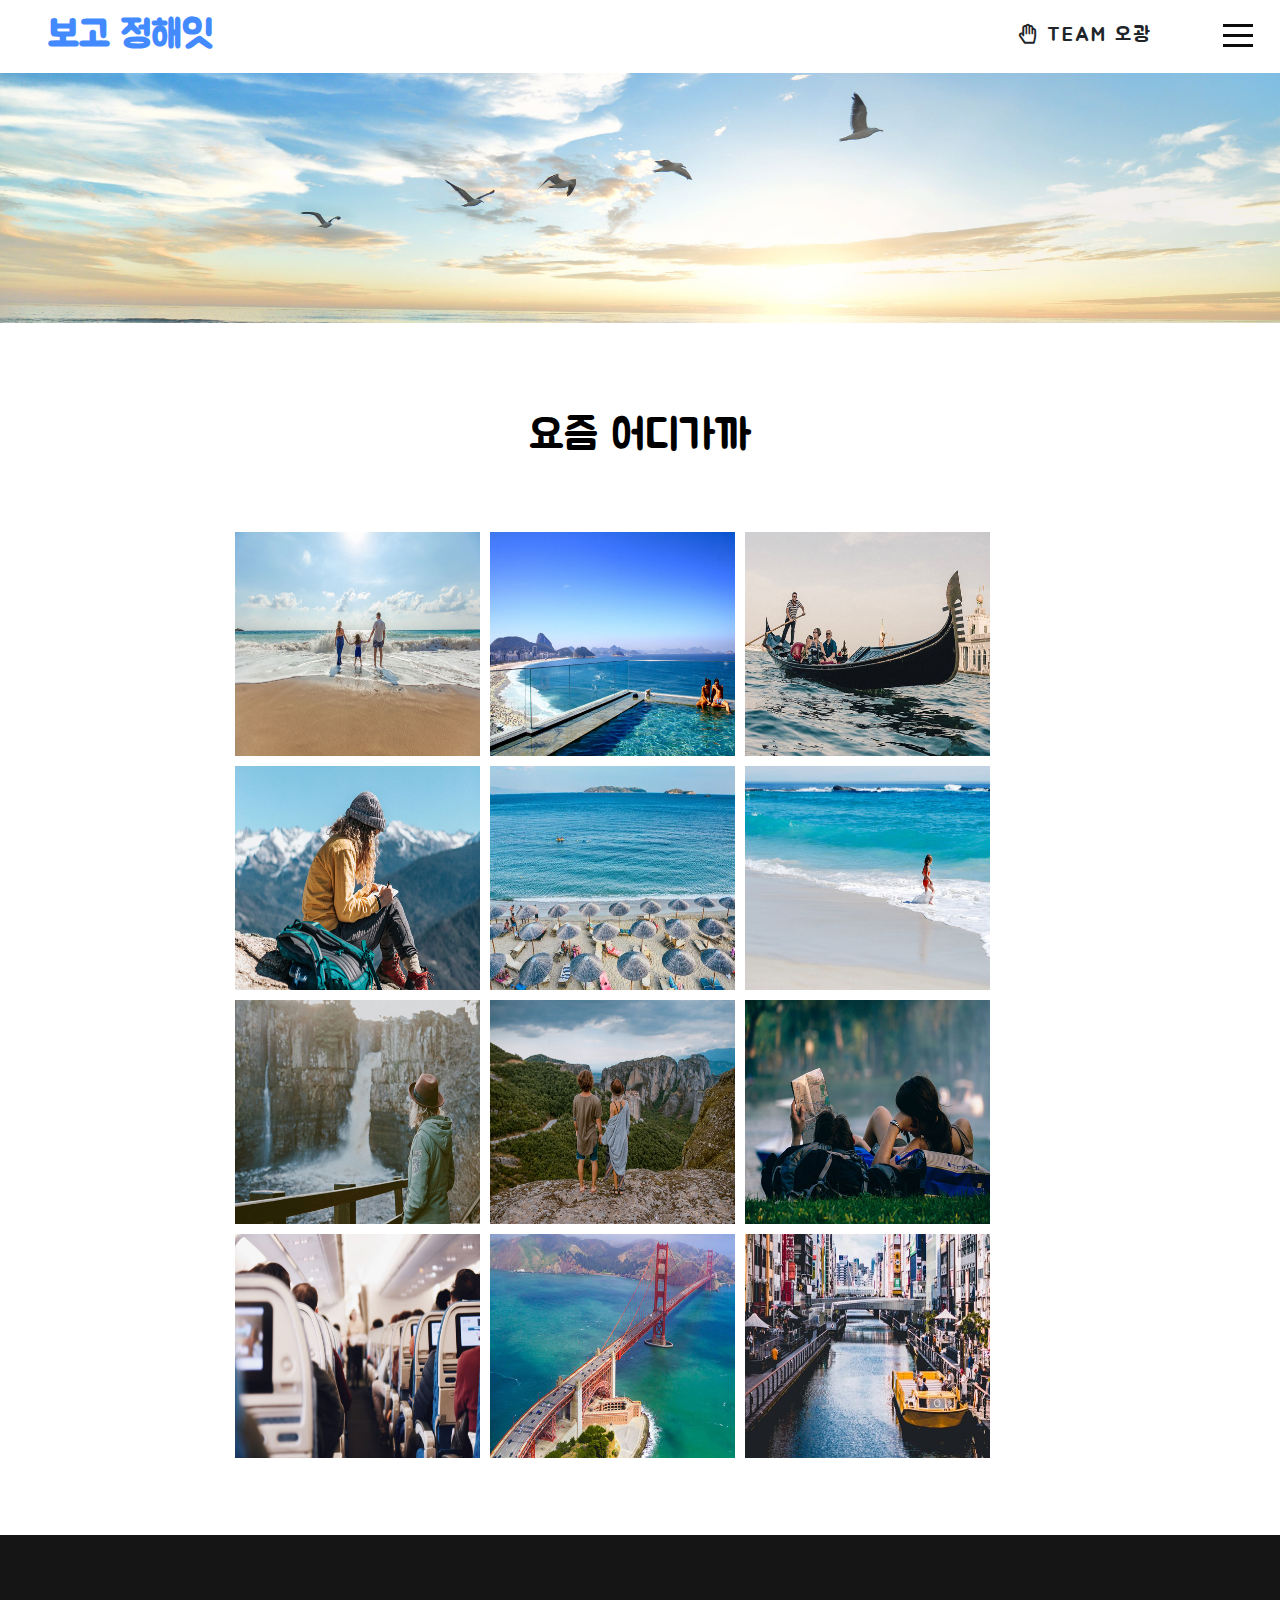
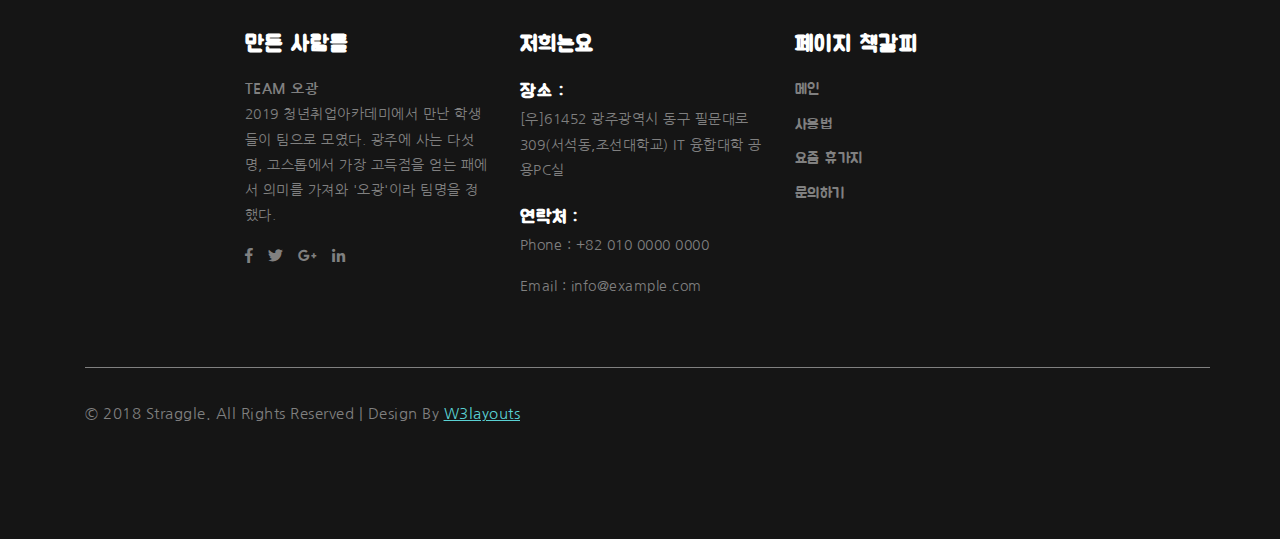
<file: BogoJH/WebContent/web/gallery.html>
<!--
	Author: W3layouts
	Author URL: http://w3layouts.com
	License: Creative Commons Attribution 3.0 Unported
	License URL: http://creativecommons.org/licenses/by/3.0/
-->
<!DOCTYPE html>
<html lang="en">
<!-- Head -->
<head>
<title>고민 하는 당신의 휴가지, 지금 보정! | 보고 정해잇</title>
<meta name="viewport" content="width=device-width, initial-scale=1">
<meta charset="utf-8">
<meta name="keywords"
	content="Straggle a Responsive web template, Bootstrap Web Templates, Flat Web Templates, Android Compatible web template, 
Smartphone Compatible web template, free webdesigns for Nokia, Samsung, LG, SonyEricsson, Motorola web design" />
<!-- menu -->
<link type="text/css" rel="stylesheet" href="css/cm-overlay.css" />
<!-- //menu -->
<link href="css/jquery.fatNav.css" rel="stylesheet" type="text/css">
<!-- custom css theme files -->
<link rel="stylesheet" href="css/bootstrap.css" type="text/css"
	media="all">
<link rel="stylesheet" href="css/font-awesome.css" />
<link rel="stylesheet" href="css/style.css" type="text/css" media="all">
<!-- //custom css theme files -->
<link rel="stylesheet" href="css/lightbox.css">
<!-- google fonts -->
<link
	href="//fonts.googleapis.com/css?family=Open+Sans:300,300i,400,400i,600,600i,700,700i,800,800i&amp;subset=cyrillic,cyrillic-ext,greek,greek-ext,latin-ext,vietnamese"
	rel="stylesheet">
<link
	href="//fonts.googleapis.com/css?family=Montserrat:100,100i,200,200i,300,300i,400,400i,500,500i,600,600i,700,700i,800,800i,900,900i&amp;subset=cyrillic,cyrillic-ext,latin-ext,vietnamese"
	rel="stylesheet">
<link
	href="https://fonts.googleapis.com/css?family=Jua|Nanum+Gothic&display=swap"
	rel="stylesheet">
<!-- //google fonts -->
</head>
<!-- Body -->
<body>
	<!-- banner -->
	<header>
		<nav class="w3-navbar py-2">
			<div class="nav-top">
				<!-- Logo -->
				<div class="logo">
					<a href="index.html"> 보고 정해잇 </a>
				</div>
				<!-- Logo -->
				<div class="right">
					<div class="w3-socials">
						<li><i class="far fa-hand-paper"></i> TEAM 오광</li>
					</div>

				</div>
				<div class="clearfix"></div>
			</div>

			<!-- end container -->

		</nav>
	</header>
	<div class="w3l-banner-1">
		<div class="wthree-dot">
			<!-- nav -->
			<div class="w3layouts-nav-right">
				<div class="fat-nav">
					<div class="fat-nav__wrapper">
						<ul>
							<li><a href="index.html">메인</a></li>
							<li><a href="about.html">사용법</a></li>
							<li><a href="gallery.html">요즘 휴가지</a></li>
							<li><a href="contact.html">문의하기</a></li>
						</ul>
					</div>
				</div>
			</div>
			<!-- //nav -->
			<!-- //Header -->
		</div>
	</div>
	<!-- //banner -->
	<!--gallery-->
	<div class="gallery py-5">
		<div class="container py-md-4 mt-md-3">
			<h3 class="w3ls-title text-uppercase text-center">요즘 어디가까</h3>
			<div class="row gallery-info mt-md-5 pt-3">
				<div class="col-md-3 gallery-grids">
					<a href="images/g1.jpg" class="gallery-box"
						data-lightbox="example-set" data-title=""> <img
						src="images/g1.jpg" alt="" class="img-fluid zoom-img">
					</a>
				</div>
				<div class="col-md-3 gallery-grids">
					<a href="images/g2.jpg" class="gallery-box"
						data-lightbox="example-set" data-title=""> <img
						src="images/g2.jpg" alt="" class="img-fluid zoom-img">
					</a>
				</div>
				<div class="col-md-3 gallery-grids">
					<a href="images/g3.jpg" class="gallery-box"
						data-lightbox="example-set" data-title=""> <img
						src="images/g3.jpg" alt="" class="img-fluid zoom-img">
					</a>
				</div>
				<div class="col-md-3 gallery-grids">
					<a href="images/g4.jpg" class="gallery-box"
						data-lightbox="example-set" data-title=""> <img
						src="images/g4.jpg" alt="" class="img-fluid zoom-img">
					</a>
				</div>
				<div class="col-md-3 gallery-grids">
					<a href="images/g5.jpg" class="gallery-box"
						data-lightbox="example-set" data-title=""> <img
						src="images/g5.jpg" alt="" class="img-fluid zoom-img">
					</a>
				</div>
				<div class="col-md-3 gallery-grids">
					<a href="images/g6.jpg" class="gallery-box"
						data-lightbox="example-set" data-title=""> <img
						src="images/g6.jpg" alt="" class="img-fluid zoom-img">
					</a>
				</div>
				<div class="col-md-3 gallery-grids">
					<a href="images/g7.jpg" class="gallery-box"
						data-lightbox="example-set" data-title=""> <img
						src="images/g7.jpg" alt="" class="img-fluid zoom-img">
					</a>
				</div>
				<div class="col-md-3 gallery-grids">
					<a href="images/g9.jpg" class="gallery-box"
						data-lightbox="example-set" data-title=""> <img
						src="images/g9.jpg" alt="" class="img-fluid zoom-img">
					</a>
				</div>
				<div class="col-md-3 gallery-grids">
					<a href="images/g8.jpg" class="gallery-box"
						data-lightbox="example-set" data-title=""> <img
						src="images/g8.jpg" alt="" class="img-fluid zoom-img">
					</a>
				</div>
				<div class="col-md-3 gallery-grids">
					<a href="images/g10.jpg" class="gallery-box"
						data-lightbox="example-set" data-title=""> <img
						src="images/g10.jpg" alt="" class="img-fluid zoom-img">
					</a>
				</div>
				<div class="col-md-3 gallery-grids">
					<a href="images/g11.jpg" class="gallery-box"
						data-lightbox="example-set" data-title=""> <img
						src="images/g11.jpg" alt="" class="img-fluid zoom-img">
					</a>
				</div>
				<div class="col-md-3 gallery-grids">
					<a href="images/g12.jpg" class="gallery-box"
						data-lightbox="example-set" data-title=""> <img
						src="images/g12.jpg" alt="" class="img-fluid zoom-img">
					</a>
				</div>
			</div>
			<script src="js/lightbox-plus-jquery.min.js"></script>
		</div>
	</div>
	<!--//gallery-->
	<!--footer -->
	<footer>
		<section class="footer footer_w3layouts_section_1its py-md-5">
			<div class="container py-5">
				<div class="row footer-top">
					<div class="col-lg-3 footer-grid_section_1its_w3">
						<div class="footer-title">
							<h3>만든 사람들</h3>
						</div>
						<div class="footer-text">
							<p>
								<b>TEAM 오광</b> <br> 2019 청년취업아카데미에서 만난 학생들이 팀으로 모였다. 광주에 사는
								다섯명, 고스톱에서 가장 고득점을 얻는 패에서 의미를 가져와 '오광'이라 팀명을 정했다.
							</p>
							<ul class="social_section_1info">
								<li><a href="#"><i class="fab fa-facebook-f"></i></a></li>
								<li><a href="#"><i class="fab fa-twitter"></i></a></li>
								<li><a href="#"><i class="fab fa-google-plus-g"></i></i></a></li>
								<li><a href="#"><i class="fab fa-linkedin-in"></i></i></a></li>
							</ul>
						</div>
					</div>
					<div class="col-lg-3 footer-grid_section_1its_w3">
						<div class="footer-title">
							<h3>저희는요</h3>
						</div>
						<div class="contact-info">
							<h4>장소 :</h4>
							<p>[우]61452 광주광역시 동구 필문대로 309(서석동,조선대학교) IT 융합대학 공용PC실</p>
							<div class="phone">
								<h4>연락처 :</h4>
								<p>Phone : +82 010 0000 0000</p>
								<p>
									Email : <a href="mailto:info@example.com">info@example.com</a>
								</p>
							</div>
						</div>
					</div>
					<div class="col-lg-2 footer-grid_section_1its_w3">
						<div class="footer-title">
							<h3>페이지 책갈피</h3>
						</div>
						<ul class="links">
							<li><a href="index.html">메인</a></li>
							<li><a href="about.html">사용법</a></li>
							<li><a href="gallery.html">요즘 휴가지</a></li>
							<li><a href="contact.html">문의하기</a></li>
						</ul>

					</div>
				</div>
				<div class="copyright">
					<p>
						© 2018 Straggle. All Rights Reserved | Design by <a
							href="http://w3layouts.com/">W3layouts</a>
					</p>
				</div>
			</div>
		</section>
	</footer>
	<!-- //footer -->
	<!-- Default-JavaScript-File -->
	<script type="text/javascript" src="js/jquery-2.2.3.min.js"></script>
	<script type="text/javascript" src="js/bootstrap.js"></script>
	<!-- //Default-JavaScript-File -->
	<!--menu script-->
	<script type="text/javascript" src="js/modernizr-2.6.2.min.js"></script>
	<script src="js/jquery.fatNav.js"></script>
	<script>
		(function() {

			$.fatNav();

		}());
	</script>

</body>
<!-- //Body -->
</html>
</file>
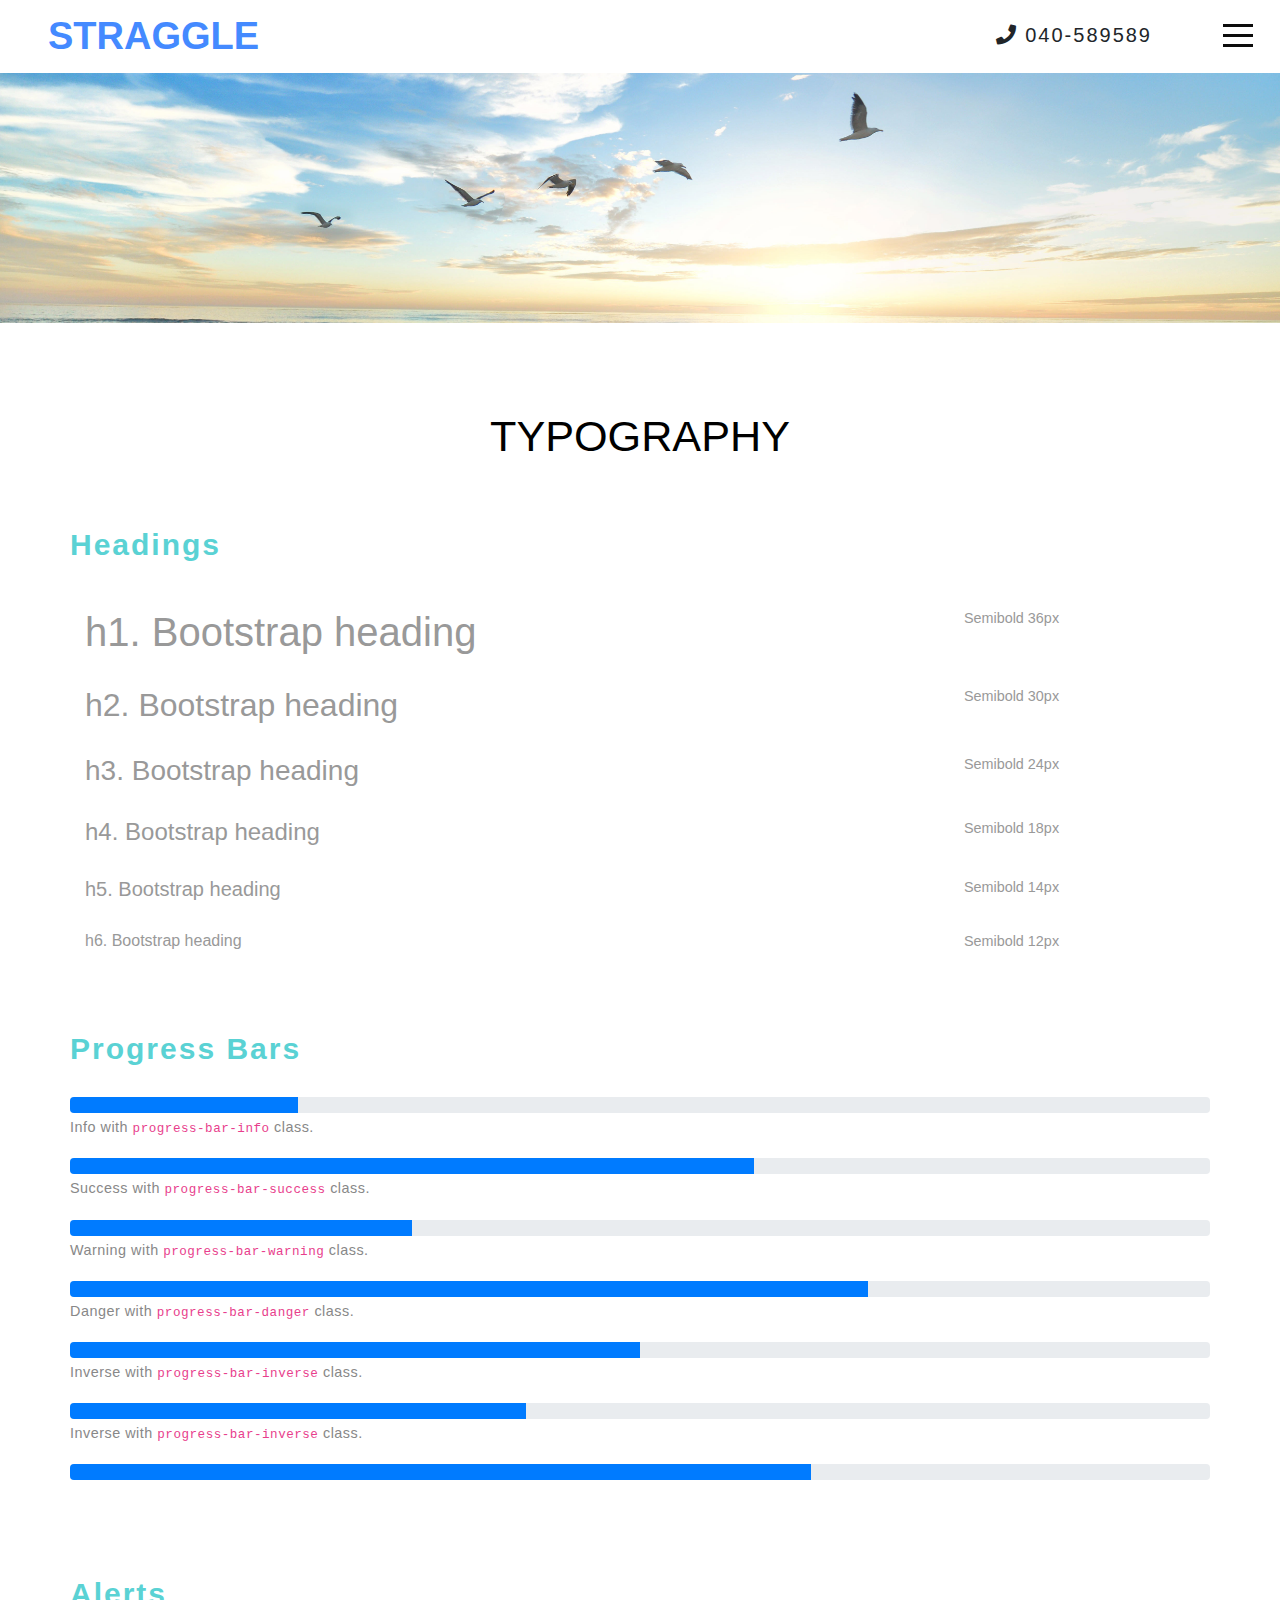
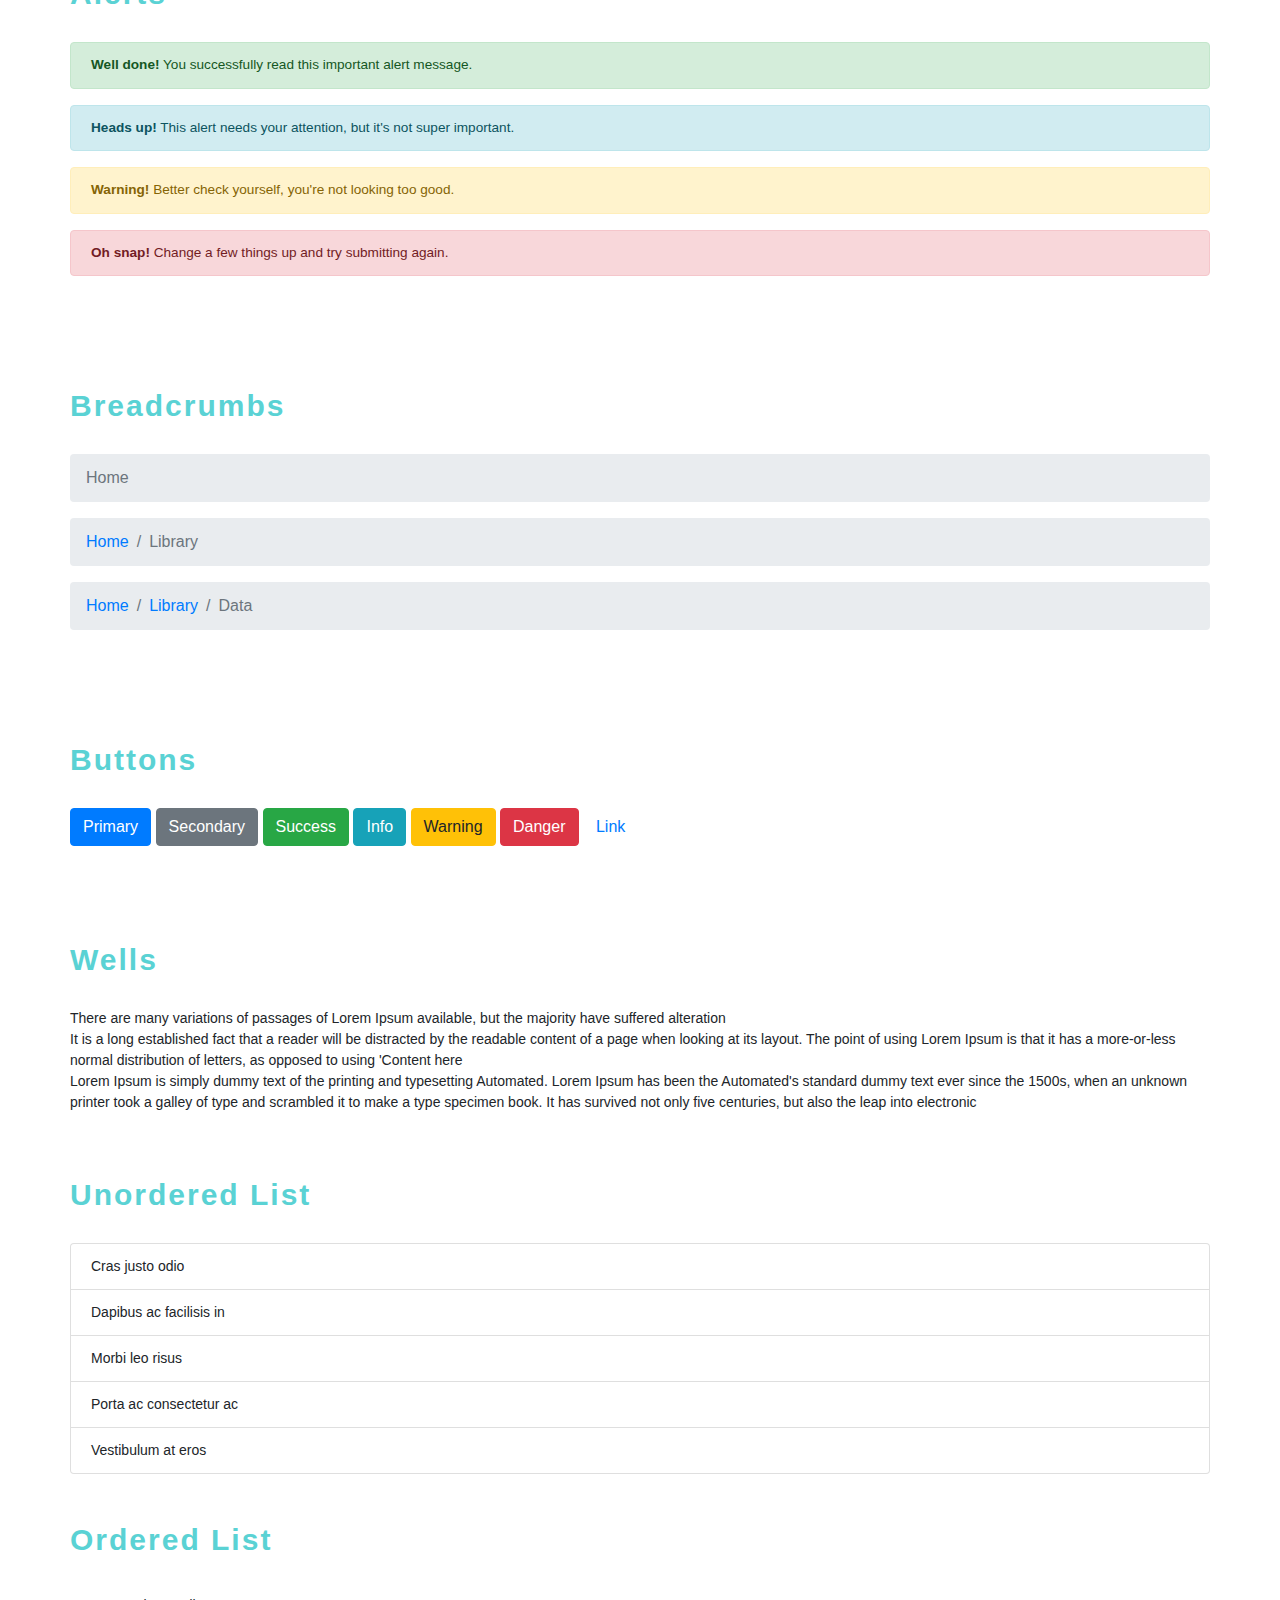
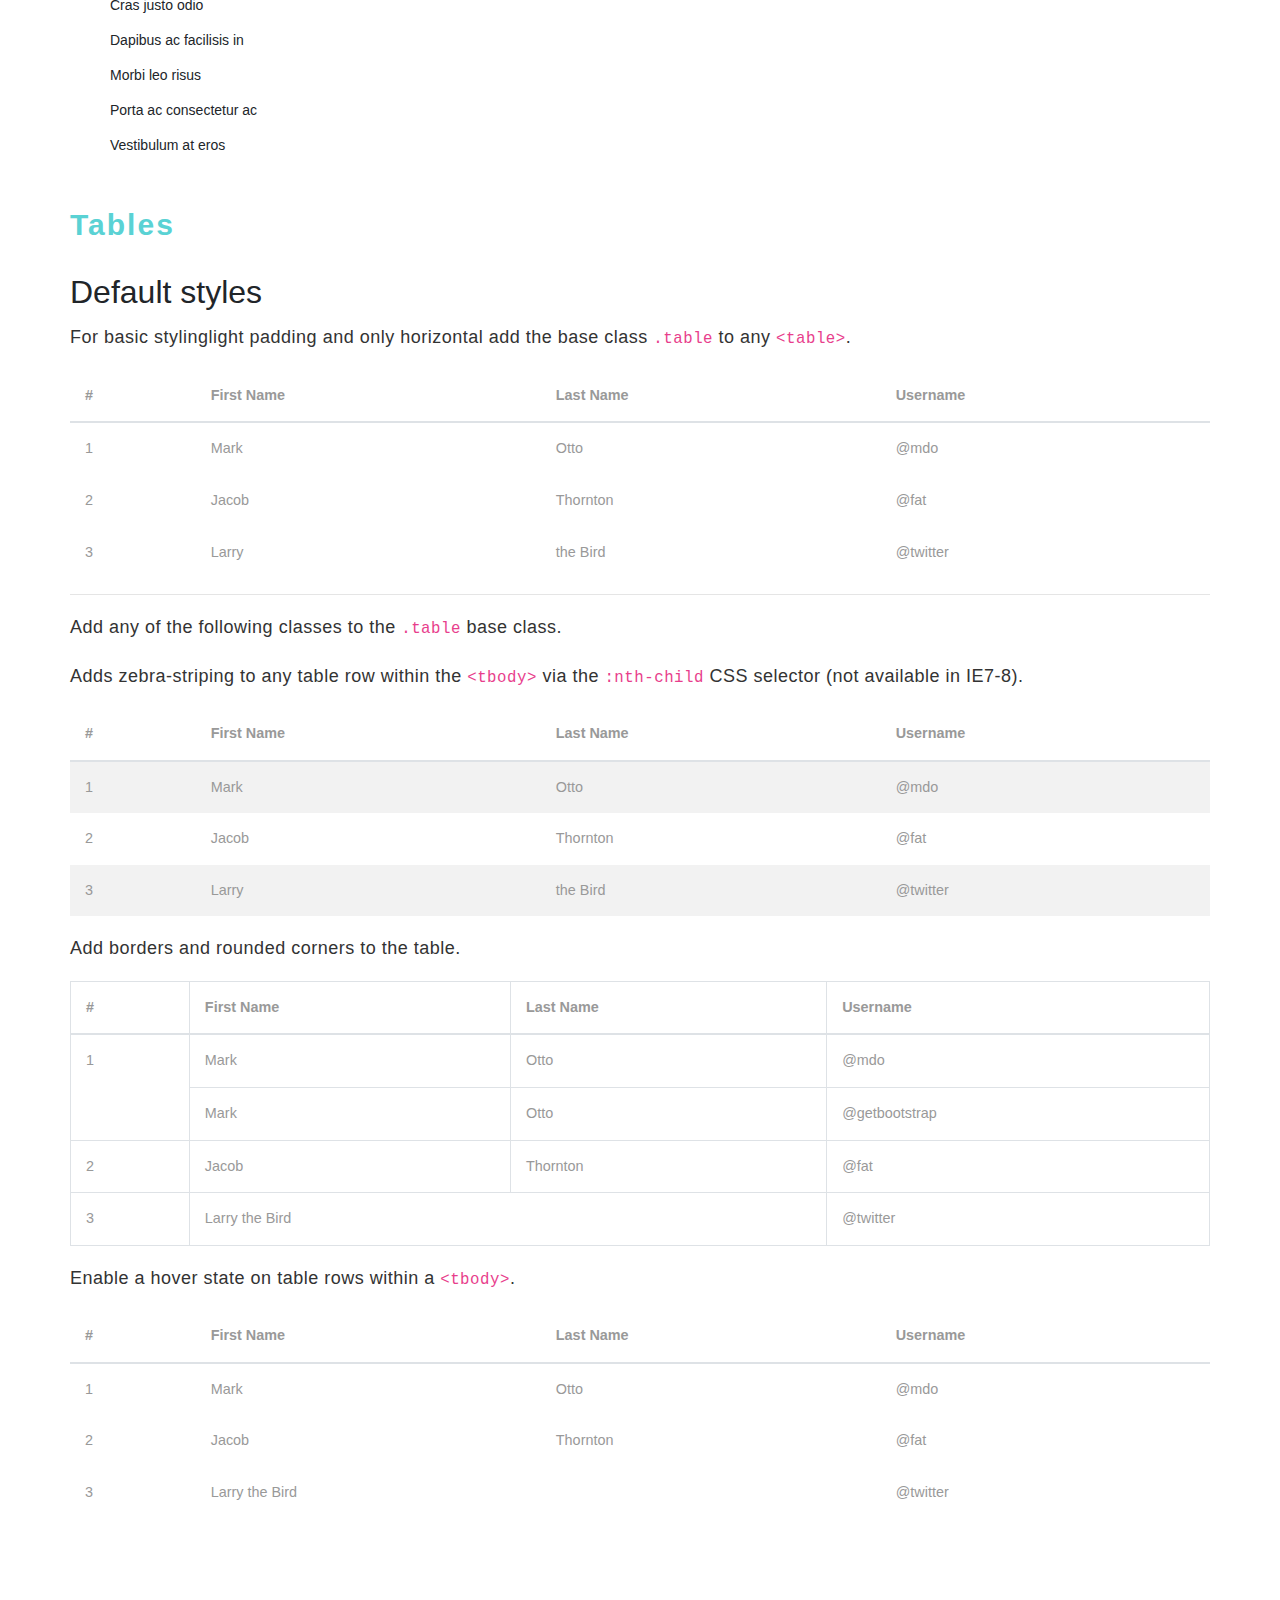
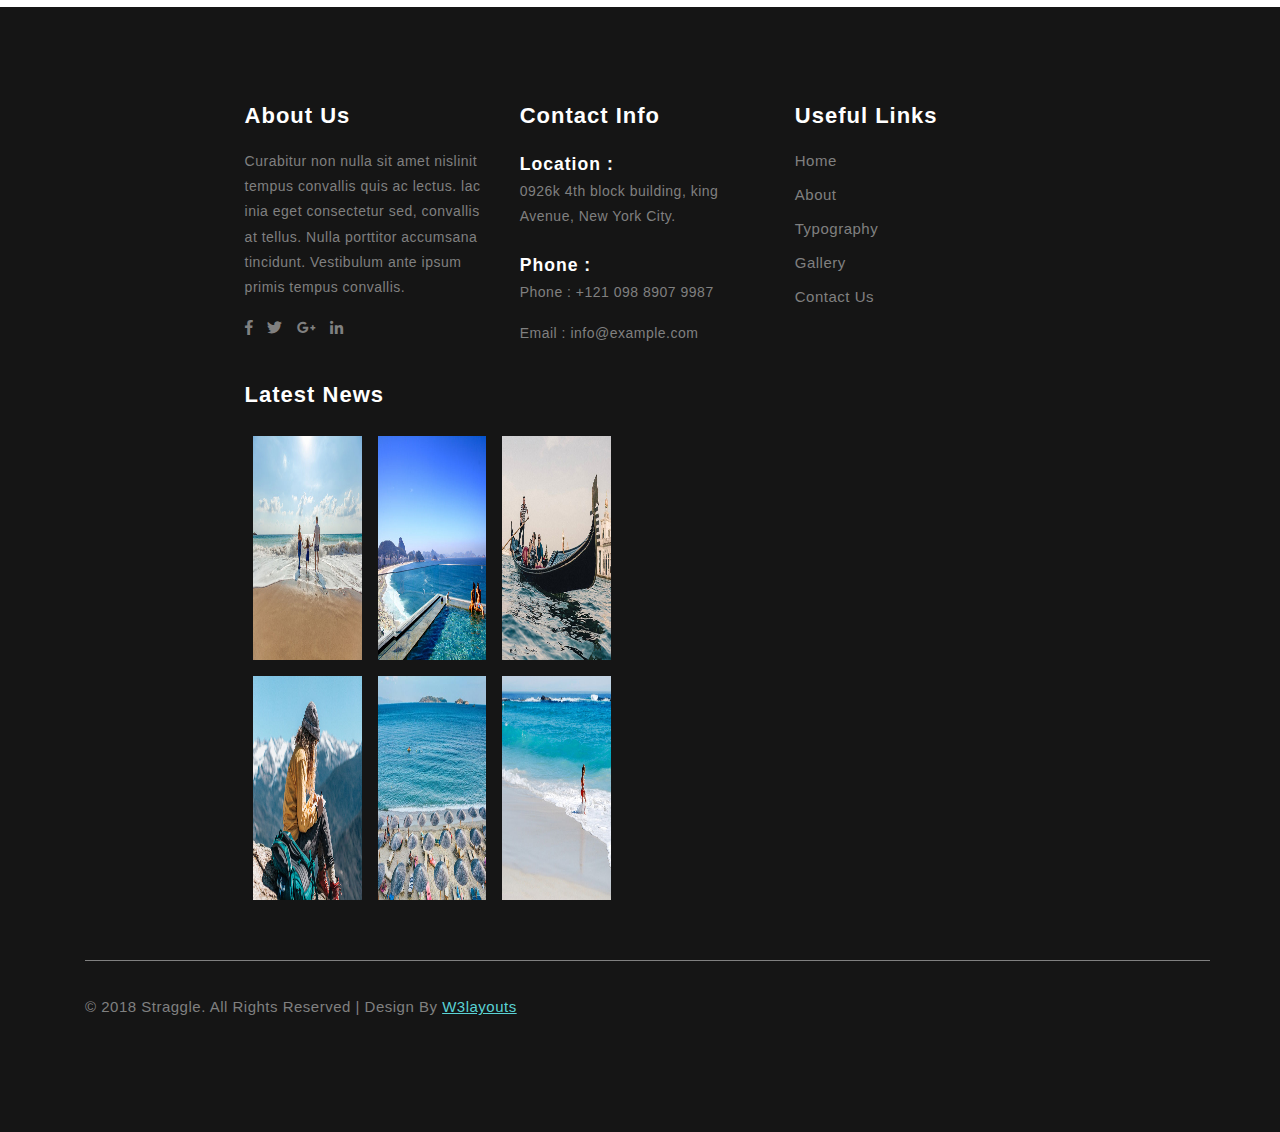
<file: BogoJH/WebContent/web/typography.html>
<!--
	Author: W3layouts
	Author URL: http://w3layouts.com
	License: Creative Commons Attribution 3.0 Unported
	License URL: http://creativecommons.org/licenses/by/3.0/
-->
<!DOCTYPE html>
<html lang="en">
<!-- Head -->
<head>
<title>Straggle a Travel Category Bootstrap Responsive Website Template | Typography :: w3layouts</title>
<meta name="viewport" content="width=device-width, initial-scale=1">
<meta charset="utf-8">
<meta name="keywords" content="Straggle a Responsive web template, Bootstrap Web Templates, Flat Web Templates, Android Compatible web template, 
Smartphone Compatible web template, free webdesigns for Nokia, Samsung, LG, SonyEricsson, Motorola web design" />
<!-- menu -->
<link type="text/css" rel="stylesheet" href="css/cm-overlay.css" />
<!-- //menu -->
<link href="css/jquery.fatNav.css" rel="stylesheet" type="text/css">
<!-- custom css theme files -->
	<link rel="stylesheet" href="css/bootstrap.css" type="text/css" media="all">
	<link rel="stylesheet" href="css/font-awesome.css" />
	<link rel="stylesheet" href="css/style.css" type="text/css" media="all">
<!-- //custom css theme files -->
<!-- google fonts -->
<link href="//fonts.googleapis.com/css?family=Open+Sans:300,300i,400,400i,600,600i,700,700i,800,800i&amp;subset=cyrillic,cyrillic-ext,greek,greek-ext,latin-ext,vietnamese" rel="stylesheet">
<link href="//fonts.googleapis.com/css?family=Montserrat:100,100i,200,200i,300,300i,400,400i,500,500i,600,600i,700,700i,800,800i,900,900i&amp;subset=cyrillic,cyrillic-ext,latin-ext,vietnamese" rel="stylesheet">
<!-- //google fonts -->
</head>
<!-- Body -->
<body>
<!-- banner -->
<header>
	<nav class="w3-navbar py-2">
						<div class="nav-top">
							  <!-- Logo -->
								<div class="logo">
								  <a href="index.html">
									Straggle
								  </a>
							  </div>
							  <!-- Logo -->
							<div class="right">
								<div class="w3-socials">
										<li><i class="fas fa-phone"></i>
											040-589589
										</li>
								</div>
								
							</div>
							<div class="clearfix"></div>
						</div>
						
					 <!-- end container -->
				
	</nav>
	</header>
<div class="w3l-banner-1">
<div class="wthree-dot">
	<!-- nav -->
	<div class="w3layouts-nav-right">
		<div class="fat-nav">
			<div class="fat-nav__wrapper">
				<ul>
					<li><a href="index.html">Home</a></li>
					<li><a href="about.html">About</a></li>
					<li><a href="destinations.html">Destinations</a></li>
					<li><a href="gallery.html">Gallery</a></li>
					<li><a href="typography.html">Typography</a></li>
					<li><a href="contact.html">Contact</a></li>
				</ul>
			</div>
		</div>
	</div>		
	<!-- //nav -->
	<!-- //Header -->
	</div>
</div>
<!-- //banner -->
<!-- typography -->
	<section class="typo py-5">
		<div class="container py-md-4 mt-md-3">
			<h3 class="w3ls-title text-uppercase text-center">Typography </h3>
			<div class="grid_3 grid_4 w3layouts mt-md-5 pt-3">
				<h3 class="hdg">Headings</h3>
				<div class="bs-example">
					<table class="table">
						<tbody>
							<tr>
								<td><h1 id="h1.-bootstrap-heading">h1. Bootstrap heading<a class="anchorjs-link" href="#h1.-bootstrap-heading"><span class="anchorjs-icon"></span></a></h1></td>
								<td class="type-info">Semibold 36px</td>
							</tr>
							<tr>
								<td><h2 id="h2.-bootstrap-heading">h2. Bootstrap heading<a class="anchorjs-link" href="#h2.-bootstrap-heading"><span class="anchorjs-icon"></span></a></h2></td>
								<td class="type-info">Semibold 30px</td>
							</tr>
							<tr>
								<td><h3 id="h3.-bootstrap-heading">h3. Bootstrap heading<a class="anchorjs-link" href="#h3.-bootstrap-heading"><span class="anchorjs-icon"></span></a></h3></td>
								<td class="type-info">Semibold 24px</td>
							</tr>
							<tr>
								<td><h4 id="h4.-bootstrap-heading">h4. Bootstrap heading<a class="anchorjs-link" href="#h4.-bootstrap-heading"><span class="anchorjs-icon"></span></a></h4></td>
								<td class="type-info">Semibold 18px</td>
							</tr>
							<tr>
								<td><h5 id="h5.-bootstrap-heading">h5. Bootstrap heading<a class="anchorjs-link" href="#h5.-bootstrap-heading"><span class="anchorjs-icon"></span></a></h5></td>
								<td class="type-info">Semibold 14px</td>
							</tr>
							<tr>
								<td><h6>h6. Bootstrap heading</h6></td>
								<td class="type-info">Semibold 12px</td>
							</tr>
						</tbody>
					</table>
				</div>
			</div>
		
			<div class="grid_3 grid_5 w3l">
				<h3>Progress Bars</h3>
				<div class="tab-content">
					<div class="tab-pane active" id="domprogress">
						<div class="progress">    
							<div class="progress-bar progress-bar-primary" style="width: 20%"></div>
						</div>
						<p>Info with <code>progress-bar-info</code> class.</p>
						<div class="progress">    
							<div class="progress-bar progress-bar-info" style="width: 60%"></div>
						</div>
						<p>Success with <code>progress-bar-success</code> class.</p>
						<div class="progress">
							<div class="progress-bar progress-bar-success" style="width: 30%"></div>
						</div>
						<p>Warning with <code>progress-bar-warning</code> class.</p>
						<div class="progress">
							<div class="progress-bar progress-bar-warning" style="width: 70%"></div>
						</div>
						<p>Danger with <code>progress-bar-danger</code> class.</p>
						<div class="progress">
							<div class="progress-bar progress-bar-danger" style="width: 50%"></div>
						</div>
						<p>Inverse with <code>progress-bar-inverse</code> class.</p>
						<div class="progress">
							<div class="progress-bar progress-bar-inverse" style="width: 40%"></div>
						</div>
						<p>Inverse with <code>progress-bar-inverse</code> class.</p>
						<div class="progress">
							<div class="progress-bar progress-bar-success" style="width: 35%"><span class="sr-only">35% Complete (success)</span></div>
							<div class="progress-bar progress-bar-warning" style="width: 20%"><span class="sr-only">20% Complete (warning)</span></div>
							<div class="progress-bar progress-bar-danger" style="width: 10%"><span class="sr-only">10% Complete (danger)</span></div>
						</div>
					</div>
				</div>
			</div>
			<div class="grid_3 grid_5 w3ls">
				<h3>Alerts</h3>
				<div class="alert alert-success" role="alert">
				  <strong>Well done!</strong> You successfully read this important alert message.
				</div>
				<div class="alert alert-info" role="alert">
				  <strong>Heads up!</strong> This alert needs your attention, but it's not super important.
				</div>
				<div class="alert alert-warning" role="alert">
				  <strong>Warning!</strong> Better check yourself, you're not looking too good.
				</div>
				<div class="alert alert-danger" role="alert">
				  <strong>Oh snap!</strong> Change a few things up and try submitting again.
				</div>
			</div>
			<div class="grid_3 grid_5 agileinfo">
				<h3>Breadcrumbs</h3>
				<ol class="breadcrumb">
					  <li class="breadcrumb-item active">Home</li>
					</ol>
					<ol class="breadcrumb">
					  <li class="breadcrumb-item"><a href="#">Home</a></li>
					  <li class="breadcrumb-item active">Library</li>
					</ol>
					<ol class="breadcrumb">
					  <li class="breadcrumb-item"><a href="#">Home</a></li>
					  <li class="breadcrumb-item"><a href="#">Library</a></li>
					  <li class="breadcrumb-item active">Data</li>
					</ol>
			</div>
			<div class="grid_3 grid_5 wthree">
				<h3>Buttons</h3>
				<!-- Provides extra visual weight and identifies the primary action in a set of buttons -->
				<button type="button" class="btn btn-primary">Primary</button>

				<!-- Secondary, outline button -->
				<button type="button" class="btn btn-secondary">Secondary</button>

				<!-- Indicates a successful or positive action -->
				<button type="button" class="btn btn-success">Success</button>

				<!-- Contextual button for informational alert messages -->
				<button type="button" class="btn btn-info">Info</button>

				<!-- Indicates caution should be taken with this action -->
				<button type="button" class="btn btn-warning">Warning</button>

				<!-- Indicates a dangerous or potentially negative action -->
				<button type="button" class="btn btn-danger">Danger</button>

				<!-- Deemphasize a button by making it look like a link while maintaining button behavior -->
				<button type="button" class="btn btn-link">Link</button>
			   
			</div>			
			<div class="grid_3 grid_5 agile">
				<h3>Wells</h3>
				<div class="well">
					There are many variations of passages of Lorem Ipsum available, but the majority have suffered alteration
				</div>
				<div class="well">
					It is a long established fact that a reader will be distracted by the readable content of a page when looking at its layout. The point of using Lorem Ipsum is that it has a more-or-less normal distribution of letters, as opposed to using 'Content here
				</div>
				<div class="well">
						Lorem Ipsum is simply dummy text of the printing and typesetting Automated. Lorem Ipsum has been the Automated's standard dummy text ever since the 1500s, when an unknown printer took a galley of type and scrambled it to make a type specimen book. It has survived not only five centuries, but also the leap into electronic
				</div>
			</div>
			<h3 class="bars">Unordered List</h3>
			<ul class="list-group w3-agile">
			  <li class="list-group-item">Cras justo odio</li>
			  <li class="list-group-item">Dapibus ac facilisis in</li>
			  <li class="list-group-item">Morbi leo risus</li>
			  <li class="list-group-item">Porta ac consectetur ac</li>
			  <li class="list-group-item">Vestibulum at eros</li>
			</ul>
			<h3 class="bars">Ordered List</h3>
			<ol>
				<li class="list-group-item1">Cras justo odio</li>
				<li class="list-group-item1">Dapibus ac facilisis in</li>
				<li class="list-group-item1">Morbi leo risus</li>
				<li class="list-group-item1">Porta ac consectetur ac</li>
				<li class="list-group-item1">Vestibulum at eros</li>
			</ol>
		
			<div class="page-header">
				<h3 class="bars">Tables</h3>
			</div>
			<h2 class="typoh2">Default styles</h2>
			<p>For basic stylinglight padding and only horizontal add the base class <code>.table</code> to any <code>&lt;table&gt;</code>.</p>
			<div class="bs-docs-example">
				<table class="table">
					<thead>
						<tr>
							<th>#</th>
							<th>First Name</th>
							<th>Last Name</th>
							<th>Username</th>
						</tr>
					</thead>
					<tbody>
						<tr>
							<td>1</td>
							<td>Mark</td>
							<td>Otto</td>
							<td>@mdo</td>
						</tr>
						<tr>
							<td>2</td>
							<td>Jacob</td>
							<td>Thornton</td>
							<td>@fat</td>
						</tr>
						<tr>
							<td>3</td>
							<td>Larry</td>
							<td>the Bird</td>
							<td>@twitter</td>
						</tr>
					</tbody>
				</table>
			</div>
			<hr class="bs-docs-separator">
			<p>Add any of the following classes to the <code>.table</code> base class.</p>
			<p>Adds zebra-striping to any table row within the <code>&lt;tbody&gt;</code> via the <code>:nth-child</code> CSS selector (not available in IE7-8).</p>
			<div class="bs-docs-example">
				<table class="table table-striped">
					<thead>
						<tr>
							<th>#</th>
							<th>First Name</th>
							<th>Last Name</th>
							<th>Username</th>
						</tr>
					</thead>
					<tbody>
						<tr>
							<td>1</td>
							<td>Mark</td>
							<td>Otto</td>
							<td>@mdo</td>
						</tr>
						<tr>
							<td>2</td>
							<td>Jacob</td>
							<td>Thornton</td>
							<td>@fat</td>
						</tr>
						<tr>
							<td>3</td>
							<td>Larry</td>
							<td>the Bird</td>
							<td>@twitter</td>
						</tr>
					</tbody>
				</table>
			</div>
			<p>Add borders and rounded corners to the table.</p>
			<div class="bs-docs-example">
				<table class="table table-bordered">
					<thead>
						<tr>
							<th>#</th>
							<th>First Name</th>
							<th>Last Name</th>
							<th>Username</th>
						</tr>
					</thead>
					<tbody>
						<tr>
							<td rowspan="2">1</td>
							<td>Mark</td>
							<td>Otto</td>
							<td>@mdo</td>
						</tr>
						<tr>
							<td>Mark</td>
							<td>Otto</td>
							<td>@getbootstrap</td>
						</tr>
						<tr>
							<td>2</td>
							<td>Jacob</td>
							<td>Thornton</td>
							<td>@fat</td>
						</tr>
						<tr>
							<td>3</td>
							<td colspan="2">Larry the Bird</td>
							<td>@twitter</td>
						</tr>
					</tbody>
				</table>
			</div>
			<p>Enable a hover state on table rows within a <code>&lt;tbody&gt;</code>.</p>
			<div class="bs-docs-example">
				<table class="table table-hover">
					<thead>
						<tr>
						  <th>#</th>
						  <th>First Name</th>
						  <th>Last Name</th>
						  <th>Username</th>
						</tr>
					</thead>
					<tbody>
						<tr>
						  <td>1</td>
						  <td>Mark</td>
						  <td>Otto</td>
						  <td>@mdo</td>
						</tr>
						<tr>
						  <td>2</td>
						  <td>Jacob</td>
						  <td>Thornton</td>
						  <td>@fat</td>
						</tr>
						<tr>
						  <td>3</td>
						  <td colspan="2">Larry the Bird</td>
						  <td>@twitter</td>
						</tr>
					</tbody>
				</table>
			</div>
		</div>
	</section>
	<!-- //typography -->

	<!--footer -->
<footer>
<section class="footer footer_w3layouts_section_1its py-md-5">
	<div class="container py-5">
		<div class="row footer-top">
			<div class="col-lg-3 footer-grid_section_1its_w3">
				<div class="footer-title">
					<h3>About Us</h3>
				</div>
				<div class="footer-text">
					<p>Curabitur non nulla sit amet nislinit tempus convallis quis ac lectus. lac inia eget consectetur sed, convallis at tellus.
						Nulla porttitor accumsana tincidunt. Vestibulum ante ipsum primis tempus convallis.</p>
					<ul class="social_section_1info">
						<li><a href="#"><i class="fab fa-facebook-f"></i></a></li>
						<li><a href="#"><i class="fab fa-twitter"></i></a></li>
						<li><a href="#"><i class="fab fa-google-plus-g"></i></i></a></li>
						<li><a href="#"><i class="fab fa-linkedin-in"></i></i></a></li>
					</ul>
				</div>
			</div>
			<div class="col-lg-3 footer-grid_section_1its_w3">
				<div class="footer-title">
					<h3>Contact Info</h3>
				</div>
				<div class="contact-info">
					<h4>Location :</h4>
					<p>0926k 4th block building, king Avenue, New York City.</p>
					<div class="phone">
						<h4>Phone :</h4>
						<p>Phone : +121 098 8907 9987</p>
						<p>Email : <a href="mailto:info@example.com">info@example.com</a></p>
					</div>
				</div>
			</div>
			<div class="col-lg-2 footer-grid_section_1its_w3">
				<div class="footer-title">
					<h3>Useful Links</h3>
				</div>
				<ul class="links">
					<li><a href="index.html">Home</a></li>
					<li><a href="about.html">About</a></li>
					<li><a href="typography.html">Typography</a></li>
					<li><a href="gallery.html">Gallery</a></li>
					<li><a href="contact.html">Contact Us</a></li>
				</ul>
			</div>
			<div class="col-lg-4 footer-grid_section_1its_w3">
				<div class="footer-title">
					<h3>Latest News</h3>
				</div>
					<div class="d-flex justify-content-around">
						<a href="#" class="col-4 fot_tp p-2">
							<img src="images/g1.jpg" class="img-fluid" alt="Responsive image">
						</a>
						<a href="#" class="col-4 fot_tp p-2">
							<img src="images/g2.jpg" class="img-fluid" alt="Responsive image">
						</a>
						<a href="#" class="col-4 fot_tp p-2">
							<img src="images/g3.jpg" class="img-fluid" alt="Responsive image">
						</a>
					</div>
					<div class="d-flex justify-content-around">
						<a href="#" class="col-4 fot_tp p-2">
							<img src="images/g4.jpg" class="img-fluid" alt="Responsive image">
						</a>
						<a href="#" class="col-4 fot_tp p-2">
							<img src="images/g5.jpg" class="img-fluid" alt="Responsive image">
						</a>
						<a href="#" class="col-4 fot_tp p-2">
							<img src="images/g6.jpg" class="img-fluid" alt="Responsive image">
						</a>
					</div>
			</div>
		</div>
		<div class="copyright">
			<p>© 2018 Straggle. All Rights Reserved | Design by <a href="http://w3layouts.com/">W3layouts</a> </p>
		</div>
	</div>
</section>
</footer>
<!-- //footer -->
<!-- Default-JavaScript-File -->
	<script type="text/javascript" src="js/jquery-2.2.3.min.js"></script>
	<script type="text/javascript" src="js/bootstrap.js"></script>
<!-- //Default-JavaScript-File -->
<!--menu script-->
<script type="text/javascript" src="js/modernizr-2.6.2.min.js"></script>
		<script src="js/jquery.fatNav.js"></script>
		<script>
		(function() {
			
			$.fatNav();
			
		}());
		</script>

</body>
<!-- //Body -->
</html>
</file>
<file: BogoJH/WebContent/web/css/cm-overlay.css>
/* overlay - centered modal dialog*/
.overlay-visible
{
    overflow:hidden !important;
}
#cm-overlay-mask,
#cm-wrap
{
    position: fixed;
    left: 0;
    top: 0;
    width:100%;
    height:100%;
    z-index: 9991;
    text-align:center;
/* IE<9 support hack */
}
/* chrome bug fix causing overlay-mask to not appear */
@media screen and (-webkit-min-device-pixel-ratio:0) {
#cm-overlay-mask
{
    overflow:scroll;
}
#cm-overlay-mask::-webkit-scrollbar
{
    width:0px; 
}}
#cm-wrap
{
    visibility:hidden;
    white-space:nowrap;
}
#cm-wrap *
{
    -webkit-touch-callout: none;
    -webkit-user-select: none;
    -khtml-user-select: none;
    -moz-user-select: none;
    -ms-user-select: none;
    user-select: none;
}
#cm-wrap .cm-box,
#cm-wrap .cm-scale
{
    white-space:normal;
    vertical-align:middle;
    position:relative;
    display:inline-block;
/* IE<8 support hacks */
    *display:inline;
    *zoom:1;
}
#cm-wrap .cm-scale
{
    height:100%;
    line-height:100%;
    width:0;
}
#cm-wrap .cm-box img,
#cm-wrap .cm-box iframe
{
    display:block;
}

/* customise mask colour */
#cm-overlay-mask
{
    background-color:#000000;
}
/* customise loader GIF */
#cm-wrap
{
    background:none;
}
#cm-wrap.cm-loaded
{
    background-image:none;
}
/* overlay border and shadow */
#cm-overlay
{
    -webkit-box-shadow: 0 0 90px #000;
    -khtml-box-shadow:0 0 90px 5px #000;
    -moz-box-shadow:0 0 90px 5px #000;
    box-shadow:0 0 90px 5px #000;
    /**/
    opacity:0;
    z-index:9992;
}
/* close link style */
#cm-wrap #cm-close
{
    display:block;
	height: 61px;
    width: 59px;
    position:absolute;
    right:0;
    top:0;
    background:transparent url(../images/close.png) scroll no-repeat center center;
    cursor:pointer;
    z-index:9993;
    zoom:1;
    text-indent:-999em;
    opacity:0.5;
}
/* prev and next buttons */
#cm-wrap #cm-prev,
#cm-wrap #cm-next
{
    display:block;
    position:absolute;
    height: 97px;
    width: 49px;
    top:50%;
    margin-top:-63px;
    text-indent:-999em;
    opacity:0.5;
    outline:none;
    z-index:9993;
}
#cm-wrap #cm-prev
{
    left:0;
    background:transparent url(../images/prev.png) scroll no-repeat 0 center;
}
#cm-wrap #cm-next
{
    right:0;
    background:transparent url(../images/next.png) scroll no-repeat 100% center;
}
#cm-wrap #cm-prev:hover,
#cm-wrap #cm-next:hover,
#cm-wrap #cm-close:hover
{
    opacity:1;
}


/* tooltip for close link (jquery tools) */
.tooltip
{
    text-align:center;
    font-family:sans-serif;
    color:#eee;
    background:#000;
    padding:10px;
    border:1px solid #eee;
    z-index:99999;
    font-size:12px;
    background: #000;
    border: 1px solid #eee;
}
.tooltip:after, .tooltip:before
{
    bottom: 100%;
    border: solid transparent;
    content: " ";
    height: 0;
    width: 0;
    position: absolute;
    pointer-events: none;
}
.tooltip:after
{
    border-color: rgba(0, 0, 0, 0);
    border-bottom-color: #000;
    border-width: 10px;
    left: 50%;
    margin-left: -10px;
}
.tooltip:before
{
    border-color: rgba(238, 238, 238, 0);
    border-bottom-color: #eee;
    border-width: 11px;
    left: 50%;
    margin-left: -11px;
}
@media (max-width: 640px){
	#cm-wrap .cm-box img, #cm-wrap .cm-box iframe {
		display: block;
		width: 80%;
		margin: 0 auto;
		height: inherit;
	}
	#cm-overlay {
		border: none;
	}
}
</file>
<file: BogoJH/WebContent/web/css/style.css>
/*--
	Author: W3Layouts
	Author URL: http://w3layouts.com
	License: Creative Commons Attribution 3.0 Unported
	License URL: http://creativecommons.org/licenses/by/3.0/
--*/
/*-- Reset-Code --*/

body {
	padding: 0;
	margin: 0;
	background: #fff;
	font-family: 'JALNAN', 'Jua', sans-serif;
}
body a {
	transition: 0.5s all;
	-webkit-transition: 0.5s all;
	-moz-transition: 0.5s all;
	-o-transition: 0.5s all;
	-ms-transition: 0.5s all;
	text-decoration: none;
}
body a:hover {
	text-decoration: none;
}
body a:focus, a:hover {
	text-decoration: none;
}
input[type="button"], input[type="submit"] {
	transition: 0.5s all;
	-webkit-transition: 0.5s all;
	-moz-transition: 0.5s all;
	-o-transition: 0.5s all;
	-ms-transition: 0.5s all;
}
h1, h2, h3, h4, h5, h6 {
	margin: 0;
	padding: 0;
}
img{
    width: 100%;
}
p {
    line-height: 1.8;
    font-size: 18px;
    color: #333;
    letter-spacing: 0.5px;
	font-family: 'KOMACON', 'Nanum Gothic', sans-serif;
}

ul {
	margin: 0;
	padding: 0;
}
li {
    list-style-type: none;
}
label {
	margin: 0;
}
a:focus, a:hover {
	text-decoration: none;
	outline: none;
}
/*-- //Reset-Code --*/

/* nav */
.logo a {
    font-size: 38px;
    font-weight: 600;
    color: #448aff;
    text-transform: uppercase;
}
.logo a:hover{
		color : #ff7043;
	}
.logo {
    float: left;
}
.right{
    float: right;
}
.w3-socials {
	margin-top:12px;
}
.w3-socials li {
    font-size: 20px;
    letter-spacing: 2px;
}
.w3-socials a span.fa {
    background: #333;
    color: #ffffff;
    font-size: 15px;
    outline-offset: 2px;
    outline: 2px solid #353535;
    width: 30px;
    height: 30px;
    text-align: center;
    line-height: 30px;
	margin: 0 10px;
	transition: 0.5s all;
	-webkit-transition: 0.5s all;
	-ms-transition: 0.5s all;
	-moz-transition: 0.5s all;
	-o-transition: 0.5s all;
}
.w3-socials a span.fa.fa-facebook:hover {
    background: #3b5998;
    color: #fff;
    outline: 2px solid #3b5998;
}
.w3-socials a span.fa.fa-vk:hover {
    background: #45668e;
    color: #fff;
    outline: 2px solid #45668e;
}
.w3-socials a span.fa.fa-pinterest-p:hover {
    background: #bd081c;
    color: #fff;
    outline: 2px solid #bd081c;
}
.w3-socials a span.fa.fa-twitter:hover {
    background: #1da1f2;
    color: #fff;
    outline: 2px solid #1da1f2;
}

.w3-socials ul li {
    display: inline-flex;
}

/* //nav top */
.nav-top {
    padding: 0 8em 0 3em;
}
.w3l-banner {
    background: url(../images/bg_main1.jpg) no-repeat 0px 0px;
    background-size: cover;
    -webkit-background-size: cover;
    -moz-background-size: cover;
    -o-background-size: cover;
    -ms-background-size: cover;
}
.w3l-banner-1 {
    background: url(../images/bg_banner1.jpg) no-repeat 0px 0px;
    background-size: cover;
    -webkit-background-size: cover;
    -moz-background-size: cover;
    -o-background-size: cover;
    -ms-background-size: cover;
	min-height:250px;
}
/*
.wthree-dot {
    background: url(../images/dott.png)repeat 0px 0px;
    background-size: 2px;
    -webkit-background-size: 2px;
    -moz-background-size: 2px;
    -o-background-size: 2px;
    -ms-background-size: 2px;
}
*/
.w3l-info {
	text-align: center;
}
.w3l-info h1, .w3l-info h2, .w3l-info h3 {
    font-size: 3em;
    color: #fff;
    text-transform: uppercase;
    line-height: 1.6em;
    font-weight: 600;
    letter-spacing: 18px;
    width: 80%;
    margin: 0 auto;
}
.w3l-info p {
    font-size: 20px;
    color: #fff;
    line-height: 28px;
    margin: 20px 0;
    letter-spacing: 1px;
    text-transform: capitalize;
}
.agileinfo-news-button a {
    padding: 8px 20px;
    color: #ffffff;
    font-size: 16px;
    text-decoration: none;
    outline: none;
	font-family: 'Montserrat', sans-serif;
}
.w3l-info ul li {
    display: inline-block;
    margin-bottom: 3em;
}
.w3l-info ul li a {
    padding: 10px 30px;
    text-decoration: none;
    color: #212121;
    font-size: 15px;
}
.w3l_contact, .w3ls_more:hover {
    border: 2px solid #fff;
    color: #ffffff !important;
    background: none;
}
.w3ls_more, .w3l_contact:hover {
    border: 2px solid #ffffff;
    background: #ffffff;
    color: #000 !important;
}
.agileinfo-news-button {
    margin-top: 35px;
}
.w3l-info h1 span,.w3l-info h2 span, .w3l-info h3 span {
    font-weight: 700;
    color: #00bce4;
}
/* //banner */

/*-- social-icons --*/
.team ul.top-links li {
    margin-left: 5px;
    display: inline-block;
}
.team ul.top-links li a i.fa {
    color: #3169ff;
    background-color: #ffffff;
    width: 35px;
    height: 35px;
    font-size: 15px;
    border-radius: 50%;
    -webkit-border-radius: 50%;
    -moz-border-radius: 50%;
    -o-border-radius: 50%;
    -ms-border-radius: 50%;
    line-height: 36px;
    text-align: center;
    transition: all 0.5s ease-in-out;
    -webkit-transition: all 0.5s ease-in-out;
    -moz-transition: all 0.5s ease-in-out;
    -o-transition: all 0.5s ease-in-out;
    -ms-transition: all 0.5s ease-in-out;
}
ul.top-links li a i.fa:hover {
    color: #fff;
   background-color: #202020;
}
/*-- //social-icons --*/
div#horizontalTab {
	background: #7f82f0;
	
}
/*-- destination ��õ ����Ʈ --*/
.list_img{
	max-width: 430px;
    height: 270px;
    padding-top: 0;
    padding-bottom: 0;
    /* float:left; */
}

/*-- destination ��õ ����Ʈ --*/
.list_close{
	float:right;
} 
/*-- destination ��õ ����Ʈ --*/
.card input[type="submit"] {
	color: #fff;
	letter-spacing: 0.5px;
	font-size: 13px;
	text-transform: capitalize;
	margin: 0.5em auto 0;
	display: block;
	padding: 8px 20px;
	width: 120px;
	border: none;
	outline: none;
	background: #448aff;
	border: 2px solid #448aff;
	-webkit-border-radius: 2px;
	-moz-border-radius: 2px;
	-ms-border-radius: 2px;
	-o-border-radius: 2px;
	border-radius: 2px;
	cursor: pointer;
	-webkit-transition: 0.5s all;
	-moz-transition: 0.5s all;
	-ms-transition: 0.5s all;
	-o-transition: 0.5s all;
	transition: 0.5s all;
}

.list_tr {
	padding: 0px;
}
.list_name_text{
	font-size: 4;
	valing: middle;
}
.list_info_text {
	font-family: 'KOMACON', 'Nanum Gothic', sans-serif;
	padding-top: 1em;
	padding-bottom: 1em;
}
.list_humnum_text {
	font-family: 'KOMACON', 'Nanum Gothic', sans-serif;
	padding-top:2em;
	padding-bottom:0;
}
.list_submit {
	padding-top: 0;
	padding-bottom:0;	
}

/*--tab-1--*/

.fields input[type="text"],
.fields input[type="email"],
.fields input[type="password"],
.fields .form-control,
textarea {
	padding: 7px 0px;
	font-size: 15px;
	letter-spacing: 1px;
	margin-bottom: 15px;
	border: none;
	outline: none;
	border-bottom: 1px solid #777;
	background: transparent;
	width: 100%;
	color: #525252;
	font-family: 'KOMACON', 'Nanum Gothic', sans-serif;
}

.fields .form-control {
	box-shadow: none!important;
	border-radius: 0!important;
}


textarea {
	resize: none;
	height: 100px!important;
}

.resp-tabs-container input[type="submit"] {
	color: #fff;
	letter-spacing: 0.5px;
	font-size: 16px;
	text-transform: capitalize;
	margin: 0.5em auto 0;
	display: block;
	padding: 10px 20px;
	width: 100%;
	border: none;
	outline: none;
	background: #ee8a6a;
	border: 2px solid #ee8a6a;
	-webkit-border-radius: 2px;
	-moz-border-radius: 2px;
	-ms-border-radius: 2px;
	-o-border-radius: 2px;
	border-radius: 2px;
	cursor: pointer;
	-webkit-transition: 0.5s all;
	-moz-transition: 0.5s all;
	-ms-transition: 0.5s all;
	-o-transition: 0.5s all;
	transition: 0.5s all;
}

.resp-tabs-container input[type="submit"]:hover {
	background: #ff7043;
	border-color: #ff7043;
	color: #fff;
	-webkit-transition: 0.5s all;
	-moz-transition: 0.5s all;
	-ms-transition: 0.5s all;
	-o-transition: 0.5s all;
	transition: 0.5s all;
}

/* destination �˻� ��ư */
.destination-resp-tabs-cont {
	display: inline-block;
	width: 170px;
}
/* destination �˻� ��ư */
.destination-resp-tabs-cont input[type="submit"] {
	color: #fff;
	letter-spacing: 0.5px;
	font-size: 16px;
	text-transform: capitalize;
	margin: 0.5em 1em 0.5em;
	display: inline-block;
	padding: 10px 20px;
	border: none;
	outline: none;
	background: #ee8a6a;
	border: 2px solid #ee8a6a;
	-webkit-border-radius: 2px;
	-moz-border-radius: 2px;
	-ms-border-radius: 2px;
	-o-border-radius: 2px;
	border-radius: 2px;
	cursor: pointer;
	-webkit-transition: 0.5s all;
	-moz-transition: 0.5s all;
	-ms-transition: 0.5s all;
	-o-transition: 0.5s all;
	transition: 0.5s all;
}

.tab1 ul {
	margin-top: 20px;
	text-align: left;
	display: block;
}

.fields span {
	font-size: 15px;
	color: #ff7043;
	letter-spacing: 1px;
}
.fields input {
	font-family : 'KOMACON', 'Nanum Gothic', sans-serif;
}

/*--//tab-1--*/


/*--tab-2--*/

form p {
	font-size: 13px;
	text-transform: uppercase;
	color: #777;
	font-weight: 500;
	display: block;
}

.filter-price {
	width: 70%;
	margin: 2em auto 0!important;
	text-align: center;
}

.tab2,
.fields {
	text-align: left;
	
}
h3.w3ls-title {
    font-size: 2.7em;
    color: #000;
}
/* slide */

.slide-bg {
    background: url(../images/bg_main2.jpg) no-repeat;
    background-size: cover;
    min-height: 40vw;
}

h5.agile-title {
    color: #fff;
    font-size: 2.7em;
    font-weight: 600;
    letter-spacing: 2px;
    word-spacing: 4px;
    max-width: 750px;
}

.slide-bg p {
    max-width: 750px;
    letter-spacing: 1px;
}

/* //slide */
/*-- services --*/

div#agileits-services {
    background: url(../images/s2.jpg) no-repeat center;
    background-size: cover;
    background-attachment: fixed;
}

.agileits-services {
    position: relative;
}

.agileits-services-grids {
    text-align: center;
}

.agileits-services-grids h4 {
    font-size: 18px;
    color: #000;
    letter-spacing: 1px;
    line-height: 1.5em;
    font-weight: 600;
}

.agileits-services-grids h6 {
    padding: 1px;
    background: #2954a2;
    width: 33%;
    margin: 2em auto 0;
    -webkit-transition: .5s all;
    -moz-transition: .5s all;
    transition: .5s all;
}

.agileits-services-grids:hover h6 {
    width: 55%;
    background: #2954a2;
}

.agileits-services-grids span {
    font-size: 2.5em;
    color: #5ad2d4;
}

/*-- //services --*/
/* viewmore services */

.serv_bottom {
   background: -webkit-gradient(linear,left top,right top,from(#7f82f0),to(#5ad2d4));
    background: linear-gradient(to right,#7f82f0 0%,#5ad2d4 100%);
    -webkit-box-shadow: 0 11px 27px 0 rgba(154,49,188,.33);
    box-shadow: 0 11px 27px 0 rgba(154,49,188,.33);
}
h4.agile-ser_bot {
    font-size: 2.5em;
    letter-spacing: 4px;
    word-spacing: 3px;
}
.newsright input[type="email"] {
    outline: none;
    padding: 15px 20px;
    color: #848484;
    font-size: 14px;
    border: 1px solid #5ec9d7;
    width: 74%;
    letter-spacing: 3px;
    background: none;
}
.newsright input[type="submit"] {
    border: none;
    padding: 16px 20px 16px;
    font-size: 15px;
    outline: none;
    text-transform: capitalize;
    margin: 0 0 0 0px;
    font-weight: 600;
    letter-spacing: 1px;
    background: #7f82f0;
    width: 25%;
	text-transform:uppercase;
    color: #fff;
    cursor: pointer;
    transition: 0.5s all;
    -webkit-transition: 0.5s all;
    -moz-transition: 0.5s all;
    -o-transition: 0.5s all;
    -ms-transition: 0.5s all;
}
.newsright input[type="submit"]:hover {
    background:#5ad1d4;
    color: #ffffff;
}
.newsright form {
    width: 60%;
    margin: 0 auto;
}
/* //view more *services*/
h5.card-title {
    font-size: 18px;
    letter-spacing: 1px;
    margin-bottom: 1em;
    font-weight: 600;
    color: #000;
}
/*--footer--*/

.footer_w3layouts_section_1its{
	background: #151515;
}

.footer_w3layouts_section_1its h3, .footer_w3layouts_section_1its h2 {
    font-size: 22px;
    color: #ffffff;
    font-weight: 600;
    margin-bottom: 20px;
    letter-spacing: 1px;
}
.footer-text p,.contact-info p {
    color: #808080;
    font-size: 14px;
    line-height: 1.8em;
    letter-spacing: 0.5px;
}

.phone {
    margin-top: 20px;
}

.contact-info h4 {
    font-style: normal;
    font-weight: 600;
    font-size: 1.1em;
    line-height: 1.71;
    letter-spacing: 1px;
    text-transform: capitalize;
    color: #fff;
}
.copyright {
    border-top: 1px solid #808080;
    margin-top: 2em;
    padding-top: 2em;
    margin-left: 15px;
}
.copyright p {
    font-size: 15px;
    letter-spacing: .5px;
    text-transform: capitalize;
}
.copyright p a{
	color:#5ad2d4;
	text-decoration: underline;
}
.copyright p a:hover {
	color:#fff;
}
.footer p {
	color: #808080;
}
.fot_tp{
    padding: 0;
}
.footer-grid:nth-child(2) {
	border-left: 1px solid #1b1b1b;
	border-right: 1px solid #1b1b1b;
}

.footer ul li.hd {
	color: #34bf49;
}

.newsletter .email {
	background-color: #F4F4F4;
	border: none;
}

.flickr-grid {
	float: left;
	width: 32%;
	margin: 0 0.1em .2em;
}

.flickr-grid a img {
	width: 100%;
	padding: 0.3em;
	border: 1px solid #333333;
}

.footer-text input[type="email"] {
    outline: none;
    padding: 12px 15px;
    color: #fff;
    font-size: 13px;
    width: 85%;
    border: none;
    background: none;
    letter-spacing: 1px;
}

.newsletter {
	position: relative;
	margin-top: 2em;
}

button.btn1 {
    color: #fff;
    border: none;
    padding: 10px 0;
    outline: none;
    text-align: center;
    text-decoration: none;
    background: none;
   cursor:pointer;
    -webkit-transition: 0.5s all;
    -moz-transition: 0.5s all;
    -o-transition: 0.5s all;
    -ms-transition: 0.5s all;
    transition: 0.5s all;
    float: right;
    width: 15%;
}
.footer-grid_section_1its_w3 form {
    border: 1px solid #fff;
    width: 100%;
    margin-top: 20px;
}
ul.social_section_1info li {
    display: inline-block;
}

ul.social_section_1info {
    margin-top: 15px;
}

ul.social_section_1info a {
    color: #808080;
    margin-right: 10px;
    font-size: 15px;
}
ul.social_section_1info a:hover{
    color: #fff;
}

.phone p a {
    color: #808080;
}
.phone p a:hover {
    color: #fff;
}

ul.links li {
    list-style-type: none;
    margin: 10px 0;
}
ul.links li a{
    color: #808080;
    font-size: 15px;
    letter-spacing: .5px;
}
ul.links li a:hover{
    color: #fff;
}
/*--//footer--*/
/*-- team --*/

.team-grids img {
	margin: 0 auto;
	width: inherit;
	width: 100%;
}

.team-grids {
	position: relative;
	overflow: hidden;
}

.team-grids h4 {
    font-size: 1.1em;
    font-weight: 600;
    color: #fff;
    letter-spacing: 1px;
}
.team-grids h6{
    font-size: 0.9em;
    font-weight: 400;
    color: #448aff;
    letter-spacing: 1px;
    margin: 1em 0;
}
.caption p {
	font-size: 15px;
	color: #76daff;
	letter-spacing: .6px;
	margin: 4px 0 11px;
}
.testi-text p {
    color: #777;
    font-size: 15px;
}
.social-icons-section a {
    color: #636c72;
}
.social-icons-section a:hover {
    color: #76daff;
}
.team-info {
    position: absolute;
    bottom: -227px;
    margin: 0;
    left: 15px;
    background: rgb(17, 18, 19);
    border-top:4px solid #448aff;
    padding: 1em;
    -webkit-transition: .5s all;
    transition: .5s all;
    -moz-transition: .5s all;
    width: 77.5%;
    text-align: center;
}

.team-grids:hover div.team-info {
	bottom: 20px;
}

.team-grids:hover {
	border-color: #76daff;
}
.social-icons-section {
    margin-top: 0.5em;
}
.caption {
	padding: 0px;
}
.team-info .social-icons-section a {
	margin: 0em .5em;
}

.team-grids img {
    width: 100%;
}

/*-- //team --*/
.banner_bottom_left h4 {
    font-size: 1.5em;
    color: #3c3c3c;
    letter-spacing: 1px;
    position: relative;
    font-weight: 600;
    line-height: 1.6em;
    margin-bottom: 1em;
    text-shadow: 0 1px 2px rgba(0, 0, 0, 0.05);
    text-align: center;
}
.banner_bottom_left h6 {
	color: #4c4c4c;
    letter-spacing: 1px;
    position: relative;
    font-weight: 600;
    line-height: 1.6em;
    margin-bottom: 0.5em;
    text-shadow: 0 1px 2px rgba(0, 0, 0, 0.05);
    text-align: center;
}
.banner_bottom_left p {
    margin-bottom: 1em;
    letter-spacing: 1px;
    font-size: 15px;
    line-height: 1.8em;
    color: #777;
}
/*--gallery--*/
.gallery-grids {
	padding:5px;
}
.gallery-box {
    display: block;
    overflow: hidden;
    width: 100%;
	transition: .3s;
	-webkit-transition: .3s;
    -moz-transition: .3s;
    -o-transition: .3s;
    -ms-transition: .3s;
}
.gallery-box img{
    max-width: inherit;
}
/*--image-zoom--*/
img.zoom-img {
    transform: scale(1, 1);
    -webkit-transform: scale(1, 1);
    -moz-transform: scale(1, 1);
    -ms-transform: scale(1, 1);
    -o-transform: scale(1, 1);
    transition-timing-function: ease-out;
    -webkit-transition-timing-function: ease-out;
    -moz-transition-timing-function: ease-out;
    -ms-transition-timing-function: ease-out;
    -o-transition-timing-function: ease-out;
    -webkit-transition-duration: .5s;
    -moz-transition-duration: .5s;
    -ms-transition-duration: .5s;
    -o-transition-duration: .5s;
}
img.zoom-img:hover {
    transform: scale(1.2);
    -webkit-transform: scale(1.2);
    -moz-transform: scale(1.2);
    -ms-transform: scale(1.2);
    -o-transform: scale(1.2);
    -webkit-transition-timing-function: ease-in-out;
    -webkit-transition-duration: 750ms;
    -moz-transition-timing-function: ease-in-out;
    -moz-transition-duration: 750ms;
    -ms-transition-timing-function: ease-in-out;
    -o-transition-timing-function: ease-in-out;
    -ms-transition-duration: 750ms;
    -o-transition-duration: 750ms;
    overflow: hidden;
}
/*--//image-zoom--*/
/*--//gallery--*/

/*--Typography--*/
.well {
    font-weight: 300;
    font-size: 14px;
}
.list-group-item {
    font-weight: 300;
    font-size: 14px;
}
li.list-group-item1 {
    font-size: 14px;
    font-weight: 300;
}
.show-grid [class^=col-] {
    background: #fff;
	text-align: center;
	margin-bottom: 10px;
	line-height: 2em;
	border: 10px solid #f0f0f0;
}
.show-grid [class*="col-"]:hover {
	background: #e0e0e0;
}
.grid_3{
	margin-bottom:2em;
}
.xs h3, h3.m_1{
	color:#000;
	font-size:1.7em;
	font-weight:300;
	margin-bottom: 1em;
}
.grid_3 p{
	color: #999;
	font-size: 0.85em;
	margin-bottom: 1em;
	font-weight: 300;
}
.label {
	font-weight: 300 !important;
	border-radius:4px;
}  
.grid_5{
	background:none;
	padding:2em 0;
}
.grid_5 h3, .grid_5 h2, .grid_5 h1, .grid_5 h4, .grid_5 h5, h3.hdg, h3.bars {
    margin-bottom: 1em;
    color:#5ad2d4;
    font-weight: 600;
    font-size: 30px;
    letter-spacing: 2px;
}
.table > thead > tr > th, .table > tbody > tr > th, .table > tfoot > tr > th, .table > thead > tr > td, .table > tbody > tr > td, .table > tfoot > tr > td {
	border-top: none !important;
}
.tab-content > .active {
	display: block;
	visibility: visible;
}
.pagination > .active > a, .pagination > .active > span, .pagination > .active > a:hover, .pagination > .active > span:hover, .pagination > .active > a:focus, .pagination > .active > span:focus {
	z-index: 0;
}
.badge-primary {
	background-color: #03a9f4;
}
.badge-success {
	background-color: #fb5710;
}
.badge-warning {
	background-color: #ffc107;
}
.badge-danger {
	background-color: #e51c23;
}
.grid_3 p{
	line-height: 2em;
	color: #888;
	font-size: 0.9em;
	margin-bottom: 1em;
	font-weight: 300;
}
.bs-docs-example {
	margin: 1em 0;
}
section#tables  p {
	margin-top: 1em;
}
.tab-container .tab-content {
	border-radius: 0 2px 2px 2px;
	border: 1px solid #e0e0e0;
	padding: 16px;
	background-color: #ffffff;
}
.table td, .table>tbody>tr>td, .table>tbody>tr>th, .table>tfoot>tr>td, .table>tfoot>tr>th, .table>thead>tr>td, .table>thead>tr>th {
	padding: 15px!important;
}
.table > thead > tr > th, .table > tbody > tr > th, .table > tfoot > tr > th, .table > thead > tr > td, .table > tbody > tr > td, .table > tfoot > tr > td {
	font-size: 0.9em;
	color: #999;
	border-top: none !important;
}
.tab-content > .active {
	display: block;
	visibility: visible;
}
.label {
	font-weight: 300 !important;
}
.label {
	padding: 4px 6px;
	border: none;
	text-shadow: none;
}
.alert {
	font-size: 0.85em;
}
h1.t-button,h2.t-button,h3.t-button,h4.t-button,h5.t-button {
	line-height:2em;
	margin-top:0.5em;
	margin-bottom: 0.5em;
}
li.list-group-item1 {
	line-height: 2.5em;
}
.input-group {
	margin-bottom: 20px;
}
.in-gp-tl{
	padding:0;
}
.in-gp-tb{
	padding-right:0;
}
.list-group {
	margin-bottom: 48px;
}
ol {
	margin-bottom: 44px;
}
h2.typoh2{
    margin: 0 0 10px;
}
@media (max-width:768px){
.grid_5 {
	padding: 0 0 1em;
}
.grid_3 {
	margin-bottom: 0em;
}
}
@media (max-width:640px){
h1, .h1, h2, .h2, h3, .h3 {
	margin-top: 0px;
	margin-bottom: 0px;
}
.grid_5 h3, .grid_5 h2, .grid_5 h1, .grid_5 h4, .grid_5 h5, h3.hdg, h3.bars {
	margin-bottom: .5em;
}
.progress {
	height: 10px;
	margin-bottom: 10px;
}
ol.breadcrumb li,.grid_3 p,ul.list-group li,li.list-group-item1 {
	font-size: 14px;
}
.breadcrumb {
	margin-bottom: 25px;
}
.well {
	font-size: 14px;
	margin-bottom: 10px;
}
h2.typoh2 {
	font-size: 1.5em;
}
.label {
	font-size: 60%;
}
.in-gp-tl {
	padding: 0 1em;
}
.in-gp-tb {
	padding-right: 1em;
}
}
@media (max-width:480px){
.grid_5 h3, .grid_5 h2, .grid_5 h1, .grid_5 h4, .grid_5 h5, h3.hdg, h3.bars {
	font-size: 1.2em;
}
.table h1 {
	font-size: 26px;
}
.table h2 {
	font-size: 23px;
	}
.table h3 {
	font-size: 20px;
}
.label {
	font-size: 53%;
}
.alert,p {
	font-size: 14px;
}
.pagination {
	margin: 20px 0 0px;
}
.grid_3.grid_4.w3layouts {
	margin-top: 25px;
}
}
@media (max-width: 320px){
.grid_4 {
	margin-top: 18px;
}
h3.title {
	font-size: 1.6em;
}
.alert {
	padding: 10px;
	margin-bottom: 10px;
}
ul.pagination li a {
	font-size: 14px;
	padding: 5px 11px;
}
.list-group {
	margin-bottom: 10px;
}
.well {
	padding: 10px;
}
.nav > li > a {
	font-size: 14px;
}
table.table.table-striped,.table-bordered,.bs-docs-example {
		display: none;
}
}
/*-- //typography --*/
.form-group.row {
    margin-bottom: 1rem;
}
.bd-example {
    padding: 2em;
    border: 1px solid #eee;
    margin-bottom: 2em;
}
/*--Contact --*/

.contact-page {
	background: #2f2f2f;
}

.contact-page h3.tittle-w3layouts {
	color: #fff;
}

.contact-w3l-footer-w3 h4 {
	text-align: left;
	font-weight: inherit;
	font-size: 24px;
	letter-spacing: 1px;
	margin-bottom: 13px;
	text-transform: capitalize;
	color: #fed700;
}

.contact-w3l-footer-w3 h4:nth-child(3) {
	margin-top: 1em;
}

@media(min-width:992px) {
	.contact-eql {
		display: -webkit-flex;
		display: flex;
		-webkit-justify-content: space-between;
		justify-content: space-between;
	}
}

.contact-left {
	flex-basis: 38%;
	-webkit-flex-basis: 38%;
}

.contact-middle {
	flex-basis: 60%;
	-webkit-flex-basis: 60%;
}

.contact-left,
.contact-middle {
	padding: 2em;
	box-sizing: border-box;
	background: rgba(0, 0, 0, 0.42);
}

.add-info span {
	font-size: 1.1em;
	color: #ffffff;
	display: inline-block;
	float: left;
	margin-right: 1em;
}

.add-info p,
.add-info p a {
	font-size: 14px;
	letter-spacing: 1px;
	margin-bottom: 15px;
	color: #fff;
	text-decoration: none;
}

.add-info p a:hover {
	color: #fed700;
	text-decoration: none;
}

.contact-left .social-icons a:nth-child(1) {
	margin-left: 0px !important;
}

.contact-w3l-footer-w3 p.heading-btm,
.sevices-w3layouts p.heading-btm {
	color: #e7e3e3;
}

.contact-middle input[type="text"],
.contact-middle input[type="email"],
textarea {
	width: 100%;
	padding: 11px 20px;
	border: none;
	background: rgba(197, 192, 185, 0.37);
	color: #fff;
}

.contact-middle p {
	color: #cecece;
	font-weight: bold;
	margin-bottom: 4px;
	margin-left: 5px;
	font-size: 16px;
}

input[type="text"]:focus,
input[type="email"]:focus,
textarea:focus {
	outline: none;
}

textarea {
	height: 74px;
	resize: none;
	width: 100%;
}

textarea:focus {
	outline: none;
}

.submit {
	float: right;
	margin-top: 10px;
	color: #000;
}

.submit .glyphicon {
	font-size: 16px;
	border: none;
	padding: 0;
}

.contact-middle input[type="submit"] {
	background: #fed700;
	border: none;
	border: 2px solid #fed700;
	padding: .7em 2.5em;
	outline: none;
	font-size: 16px;
	text-transform: capitalize;
	letter-spacing: 2px;
	color: #fff;
	margin-top: 2em;
}

.contact-middle input[type="submit"]:hover {
	background: transparent;
	color: #fff;
}

.mid-info p a,
p.paragraph-w3-agile a {
	text-decoration: none;
}

.mid-info p a:hover,
p.paragraph-w3-agile a:hover {
	text-decoration: none;
	color: #fff;
}

/*--//Contact --*/

/*--contact Inner--*/

.mail_grid_w3l input[type="text"],
.mail_grid_w3l input[type="email"],
.mail_grid_w3l textarea {
	outline: none;
	padding: 14px;
	font-size: 14px;
	color: #212121;
	background: none;
	width: 100%;
	border: 1px solid #b5b5b5;
	letter-spacing: 1px;
	font-weight: 500;
	font-family: 'KOMACON', 'Nanum Gothic', 'Open Sans', sans-serif;
}

.contact-fields-w3ls {
	margin-bottom: 1em;
}

.contact-fields-w3ls:nth-child(4) {
	margin-bottom: 0;
}

.mail_grid_w3l textarea {
	min-height: 175px;
	width: 100%;
	resize: none;
}

.mail_grid_w3l input[type="submit"] {
	outline: none;
	padding: 13px 0;
	font-size: 18px;
	color: #fff;
	font-weight: 600;
	background:#ee8a6a;
	width: 107.5%;
	border: none;
	text-transform: capitalize;
	letter-spacing: 2px;
	cursor:pointer;
	    -webkit-transition: 0.5s all;
    -moz-transition: 0.5s all;
    -o-transition: 0.5s all;
    -ms-transition: 0.5s all;
    transition: 0.5s all;
}

.mail_grid_w3l input[type="submit"]:hover {
	background:#ff7043;
}

.map-section {
	padding: 1em 1em .7em;
	background: #eee;
}

.map-section iframe {
	border: none;
	width: 100%;
	height: 320px;
}

/*--//contact Inner--*/
/*-- responsive design --*/
@media (max-width:1440px) {
	.flexslider-info {
		padding: 15em 0em 13em;
	}
}
@media (max-width:1366px) {
	.flexslider-info {
		padding: 13em 0em 12em;
	}
}
@media (max-width:1280px) {
	.flexslider-info {
		padding: 12em 0em 10em;
	}
	.hamburger {
		right: 1.5%;
	}
}
@media (max-width:1080px) {
	.flexslider-info {
		padding: 10em 0em 9em;
	}
	.w3l-info h1, .w3l-info h2, .w3l-info h3 {
		font-size: 2.5em;
		    width: 100%;
			letter-spacing: 14px;
	}
	.w3l-info p {
		width: 85%;
	}
	.logo a {
		font-size: 35px;
	}
	
	.w3l-banner-1 {
    min-height: 200px;
}
.agileits-services-grids h4 {
    font-size: 17px;
}
}
@media (max-width:1024px) {
	.flexslider-info {
		padding: 10em 0em 8em;
	}
	.logo a {
		font-size: 30px;
	}
	.hamburger {
		top: 11px;
	}
}
@media (max-width:991px) {
.footer-grid_section_1its_w3:nth-child(1),.footer-grid_section_1its_w3:nth-child(2).footer-grid_section_1its_w3:nth-child(3){
	margin-bottom:1.5em;
}
.banner_bottom_left{
	margin-top:1.5em;
}
h5.agile-title {
    font-size: 2.3em;
}
.agileits-services-grids:nth-child(3),.agileits-services-grids:nth-child(4),.agileits-services-grids:nth-child(1),.agileits-services-grids:nth-child(2){
	margin-bottom:2em;
}
.newsright form {
    width: 85%;
}
}
@media (max-width: 800px) {
	.flex-direction-nav .flex-prev {
		left: 0%;
	}
	.flex-direction-nav .flex-next {
		right: 0%;
	}
}
@media (max-width:768px) {
}
@media (max-width:736px) {
	.flexslider-info {
		padding: 8em 0em 6em;
	}
	.contact-fields-w3ls {
    margin-top: 1em;
}
.nav-top {
    padding: 0 5em 0 1.5em;
}
h3.w3ls-title,h4.agile-ser_bot {
    font-size: 2.5em;
}
.card-deck .card {
    flex: auto;
}
.card:nth-child(2) {
	margin-top:1.5em;
	margin-bottom:1.5em;
}
.team-grids:nth-child(3),.team-grids:nth-child(4) {
	margin-top:1.5em;
}
.w3l-info h1, .w3l-info h2, .w3l-info h3 {
    font-size: 2em;
    width: 100%;
    letter-spacing: 7px;
}
.w3l-info p {
    width: 100%;
	font-size: 16px;
}
.newsright form {
    width: 100%;
}
}
@media (max-width:667px) {
	.w3l-info p {
		font-size: 14px;
	}
	.flexslider-info {
		padding: 7em 0em 5em;
	}
}
@media (max-width:640px) {
	.w3l-info ul li a {
		padding: 8px 20px;
		font-size: 14px;
	}
}
@media (max-width:600px) {
	.logo a {
		font-size: 28px;
	}
	.w3-socials {
		margin-top: 7px;
	}
	.w3l-info h1, .w3l-info h2, .w3l-info h3 {
		font-size: 2.2em;
	}
	.w3l-info p {
		margin: 10px auto 30px;
	}
	.hamburger {
		top: 7px;
	}
	.flex-direction-nav .flex-next {
		right: -3%;
	}
	.w3l-banner-1 {
    min-height: 160px;
}
h3.w3ls-title,h4.agile-ser_bot {
    font-size: 2.3em;
}
.copyright {
    margin-left: 0;
}
.copyright p {
    margin-bottom: 0;
}
h5.agile-title {
    font-size: 2em;
}
}
@media (max-width:568px) {
	.team-grids:nth-child(2) {
	margin-top:1.5em;
}
}
@media (max-width:480px) {
	.logo a {
		font-size: 25px;
	}
	.flex-direction-nav .flex-next {
		right: -6%;
	}
	.flex-direction-nav .flex-prev {
		left: -4%;
	}
	.w3-socials li {
    font-size: 16px;
    letter-spacing: 1px;
}
.w3l-info h1, .w3l-info h2, .w3l-info h3 {
    font-size: 2em;
	letter-spacing: 5px;
}
.flexslider-info {
    padding: 6em 0em 4em;
}
.newsright input[type="submit"] {
    width: 34%;
}
.newsright input[type="email"] {
    width: 65%;
}
}
@media (max-width:440px) {
h3.text-center {
    font-size: 1.7em;
}
.footer_w3layouts_section_1its h3, .footer_w3layouts_section_1its h2 {
    font-size: 20px;
}
.copyright p {
    text-align: center;
}
.banner_bottom_left h4 {
    font-size: 1.2em;
}
	.w3l-info h1, .w3l-info h2, .w3l-info h3 {
		font-size: 1.7em;
	}
	.newsright input[type="email"] {
    width: 100%;
    margin-bottom: 1em;
}
.newsright input[type="submit"] {
    width: 65%;
}
}
@media (max-width:414px) {
	.w3-socials {
    margin-top: 9px;
    margin-bottom: 0;
    margin-right: 0;
}
	.flexslider-info {
		padding: 6em 0em 4em;
	}
	.nav-top {
    padding: 0 4em 0 1.5em;
}
.w3l-banner-1 {
    min-height: 140px;
}
.map-section iframe {
    height: 250px;
}
}
@media (max-width:384px) {
	.flex-direction-nav a {
		width: 45px;
		height: 60px;
	}
	.flex-direction-nav .flex-prev {
		left: -5%;
	}
	.flex-direction-nav .flex-next {
		right: -6%;
	}
	.w3l-info h1, .w3l-info h2, .w3l-info h3 {
		font-size: 1.4em;
	}
	.w3l-info p {
		font-size: 13px;
	}
	h5.agile-title {
    font-size: 1.7em;
}
.banner_bottom_left h4 {
    font-size: 1em;
}
}
@media (max-width: 375px) {
	.flex-control-nav li {
		margin: 0 3px;
	}
}
@media (max-width:320px) {
	.flexslider-info {
		padding: 4em 0em 2em;
	}
	.w3l-info h1, .w3l-info h2, .w3l-info h3 {
		font-size: 1.2em;
	}
	.flex-control-nav {
		bottom: -8%;
	}
	.w3l-banner-1 {
    min-height: 120px;
}
.w3-socials li {
    font-size: 13px;
    letter-spacing: 0px;
}
.nav-top {
    padding: 0 2.7em 0 0.7em;
}
h3.agile-title,h4.agile-ser_bot {
    font-size: 18px;
}
.hamburger {
    right: 0%;
}
h5.agile-title {
    font-size: 1.2em;
}
}
/*-- //responsive design --*/
</file>
